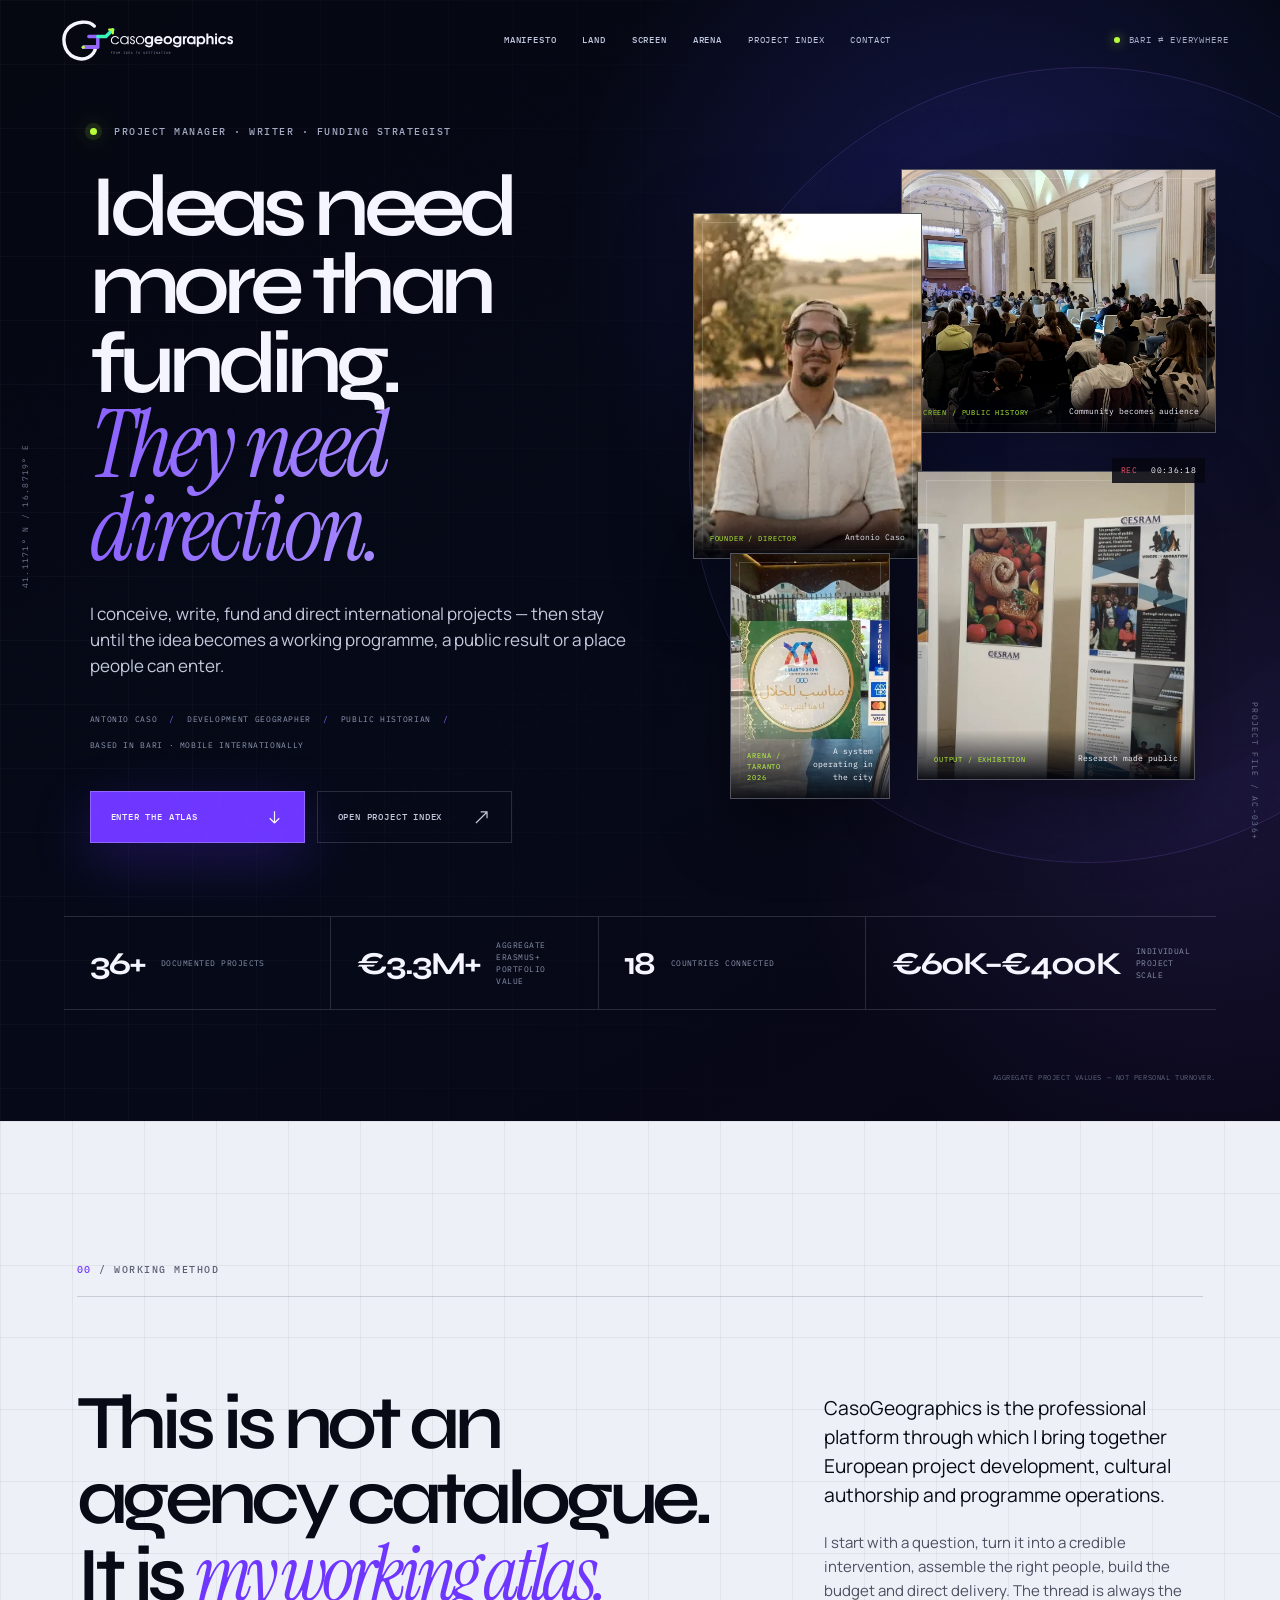
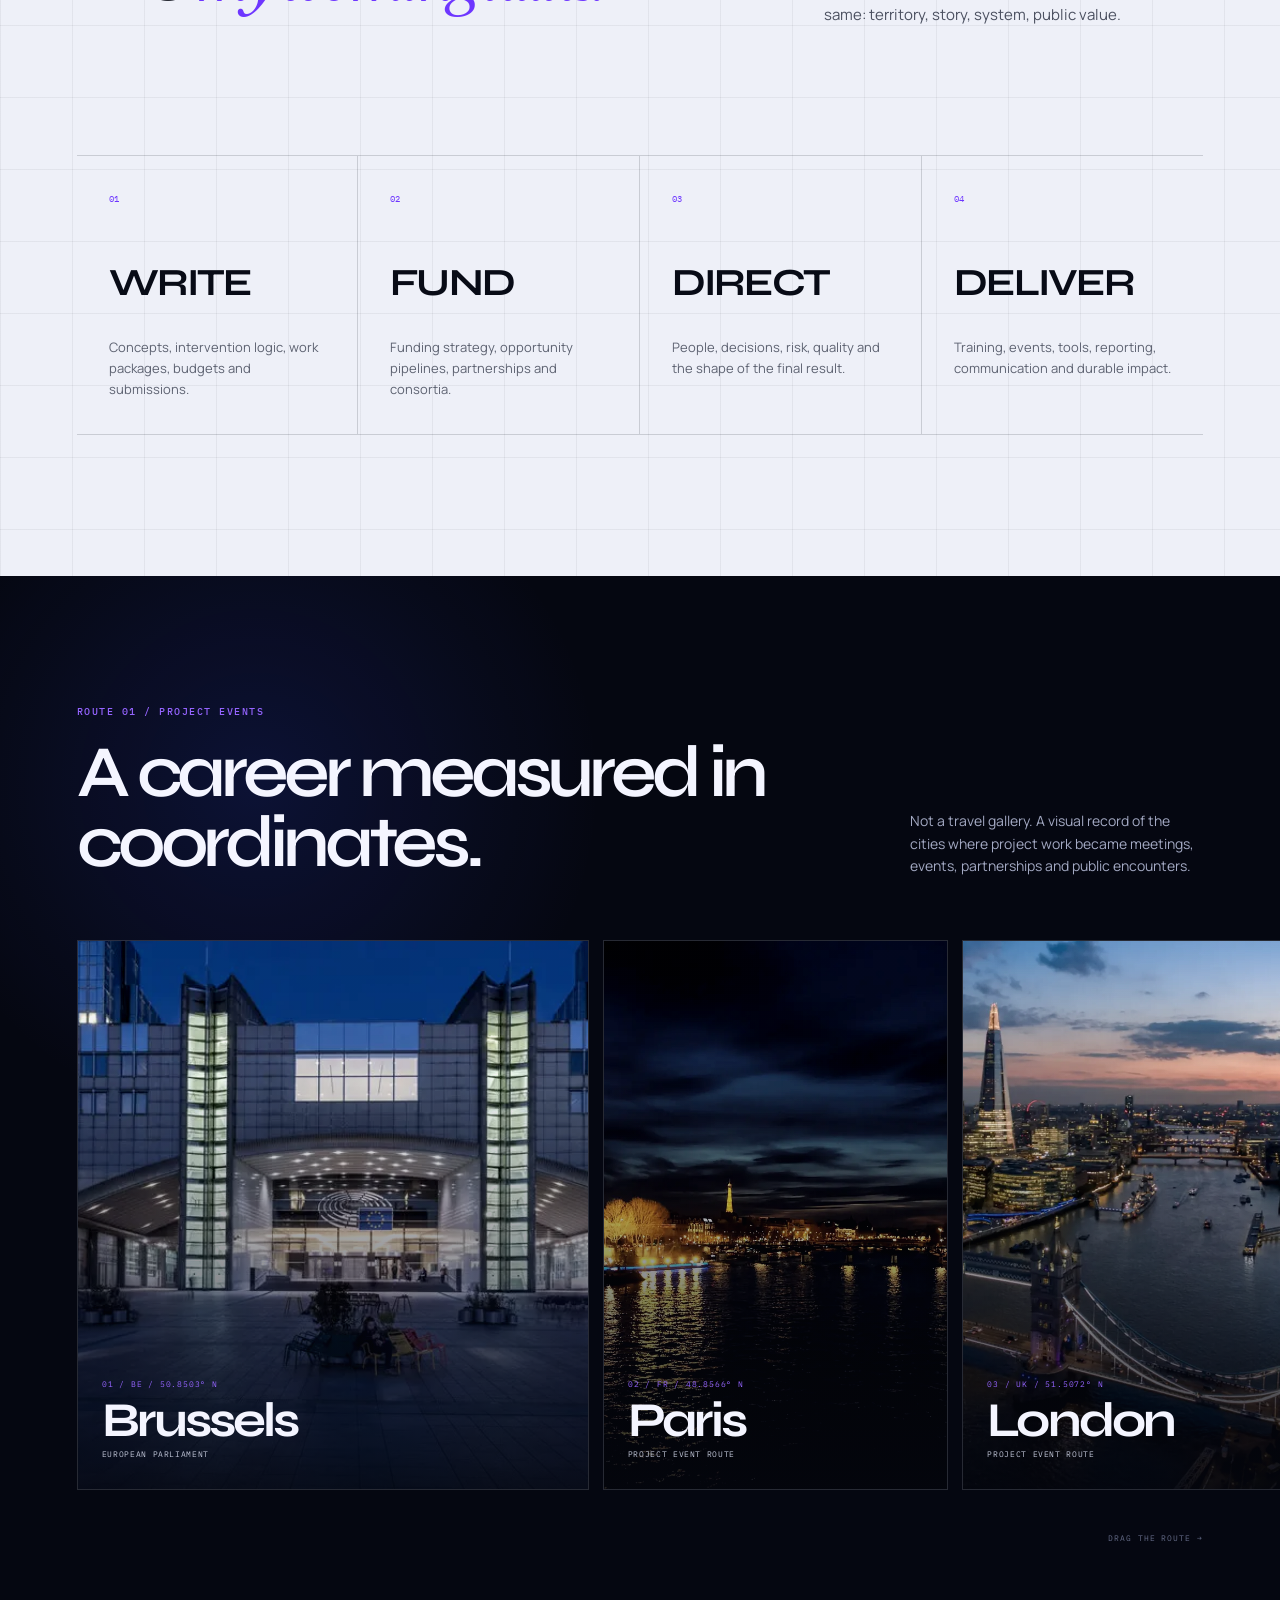
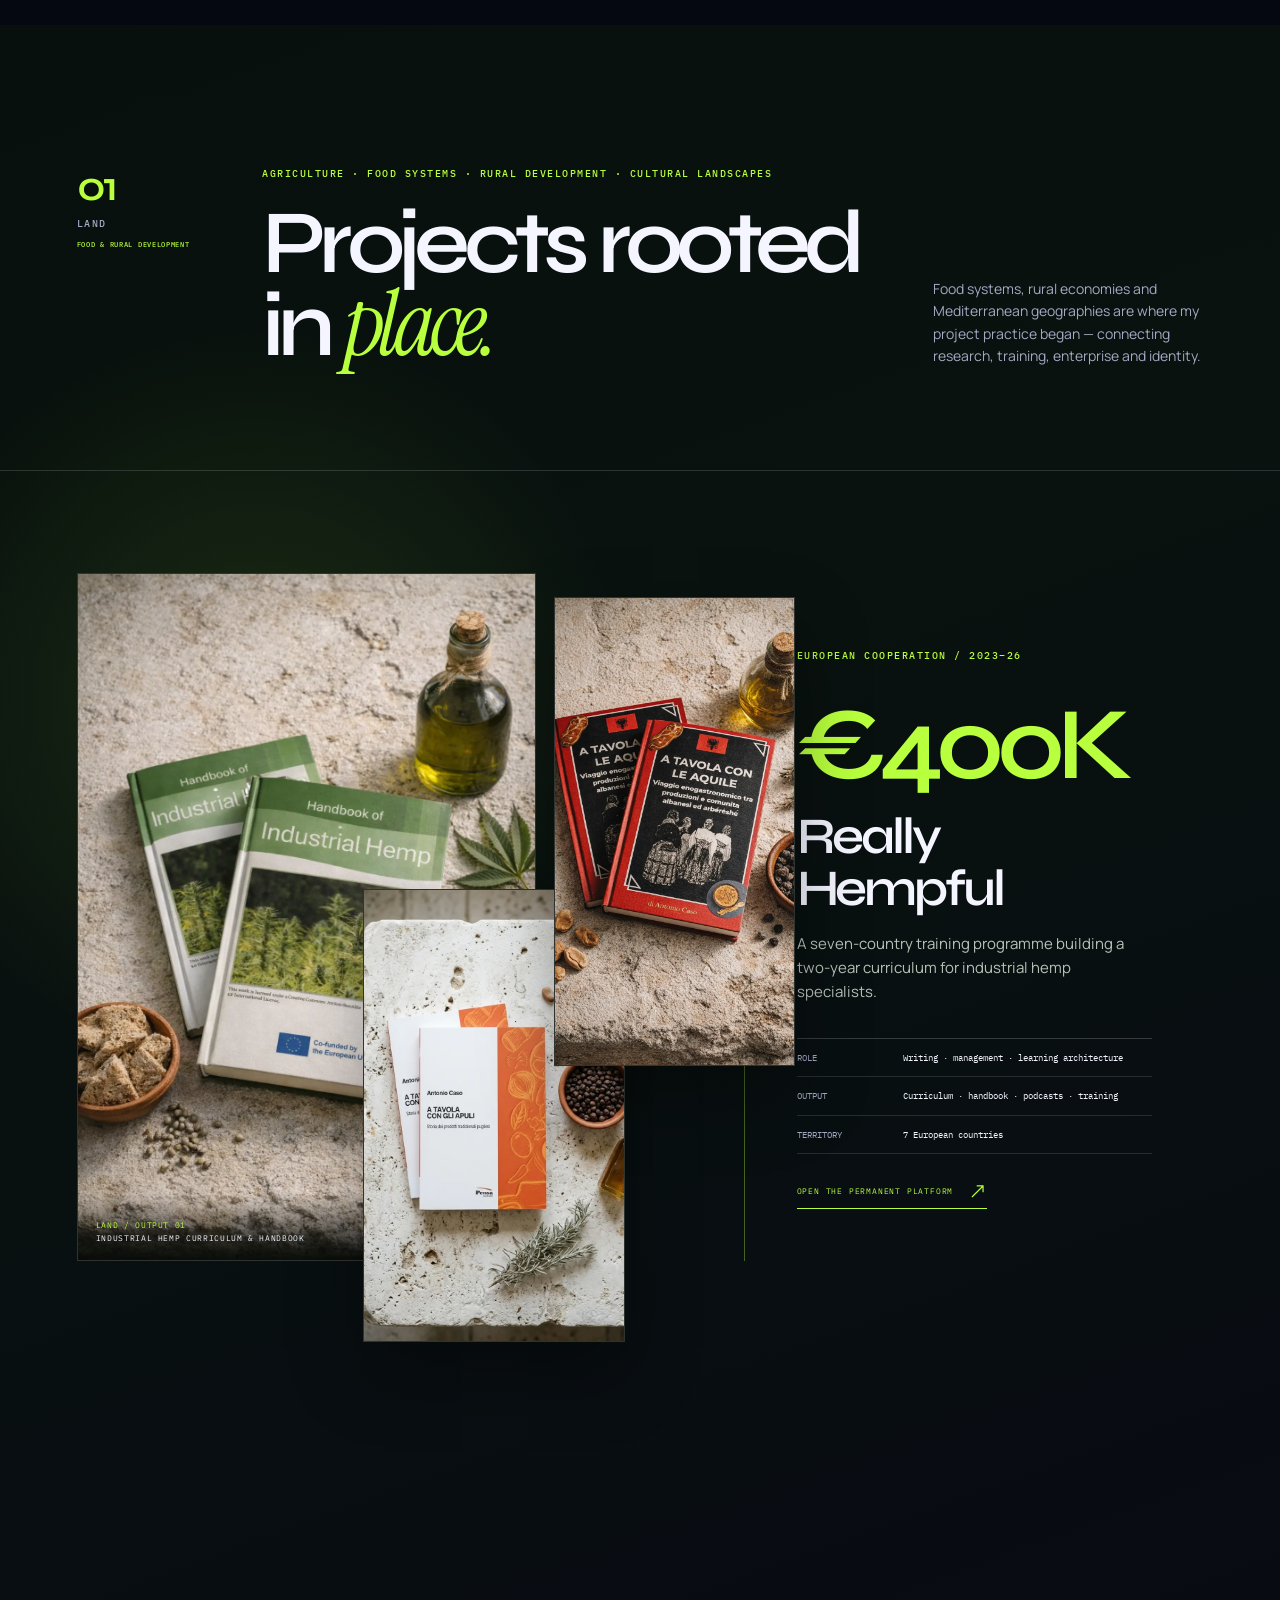
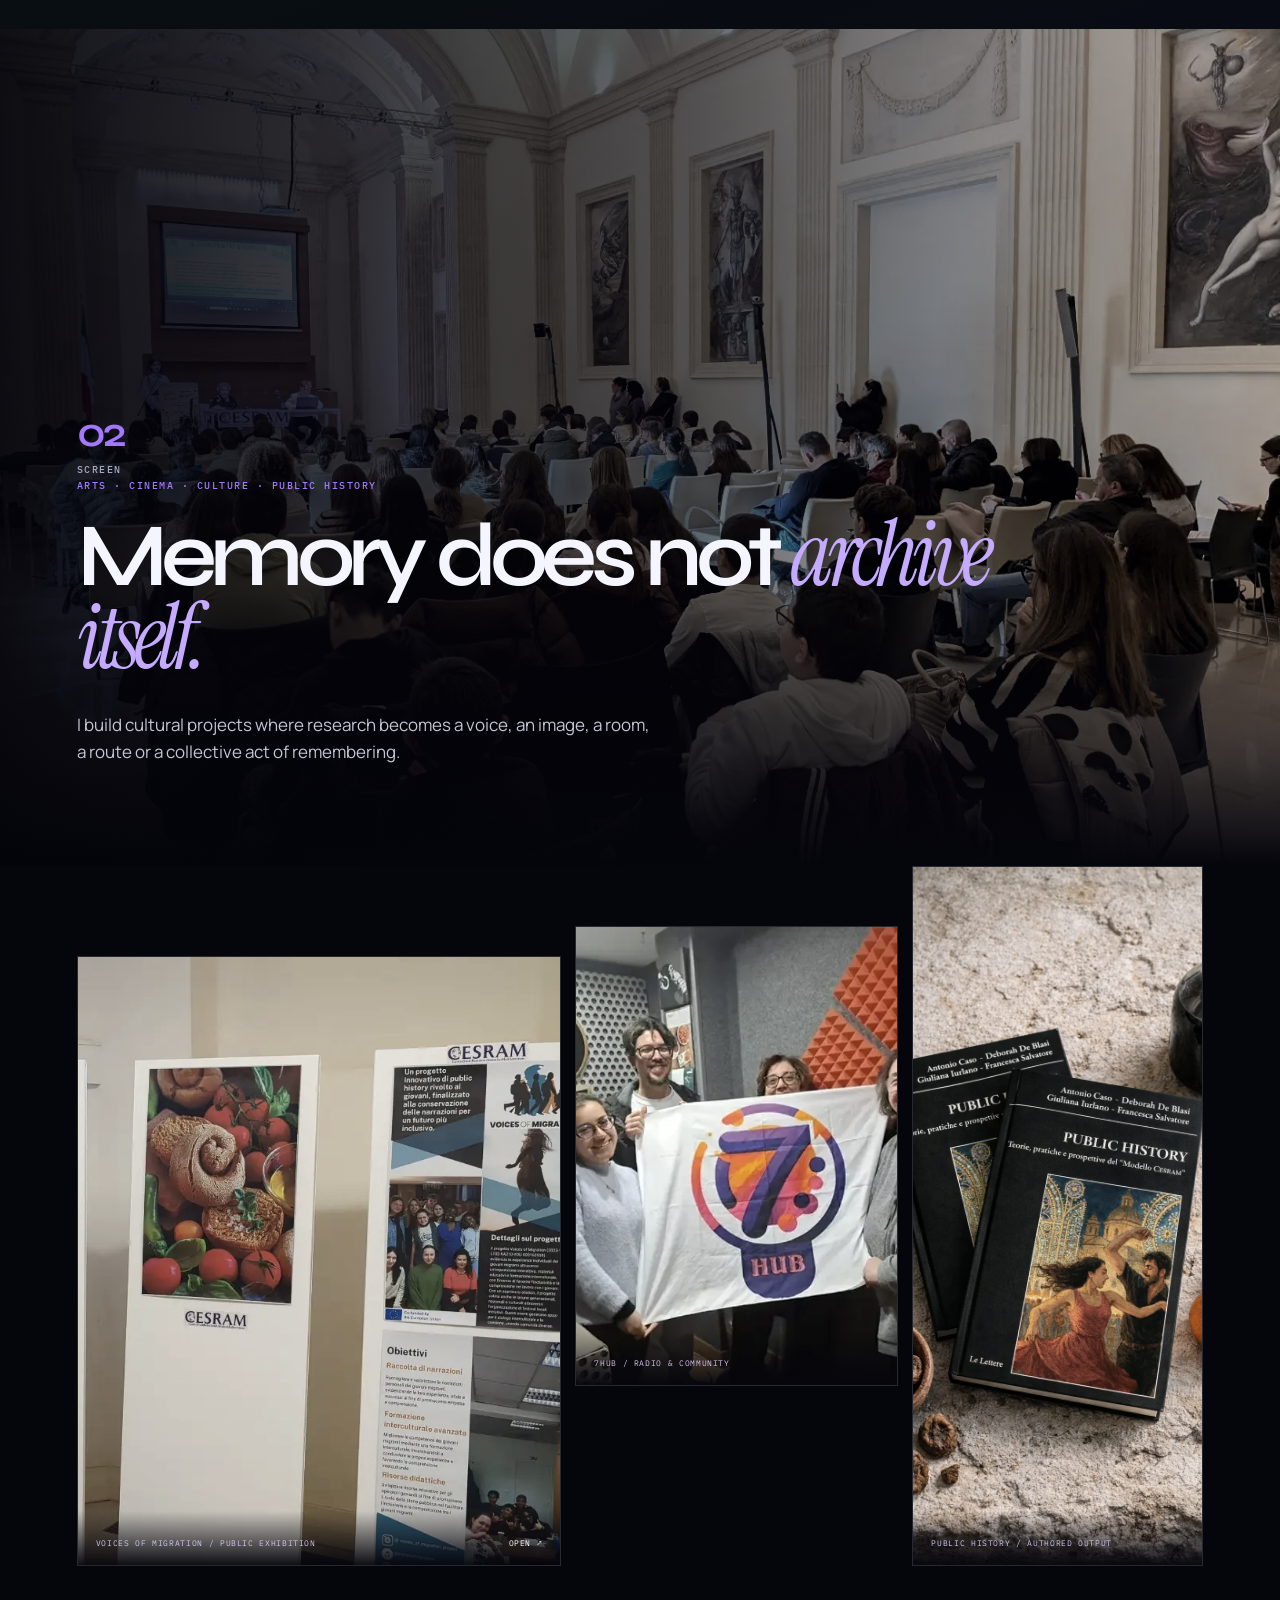
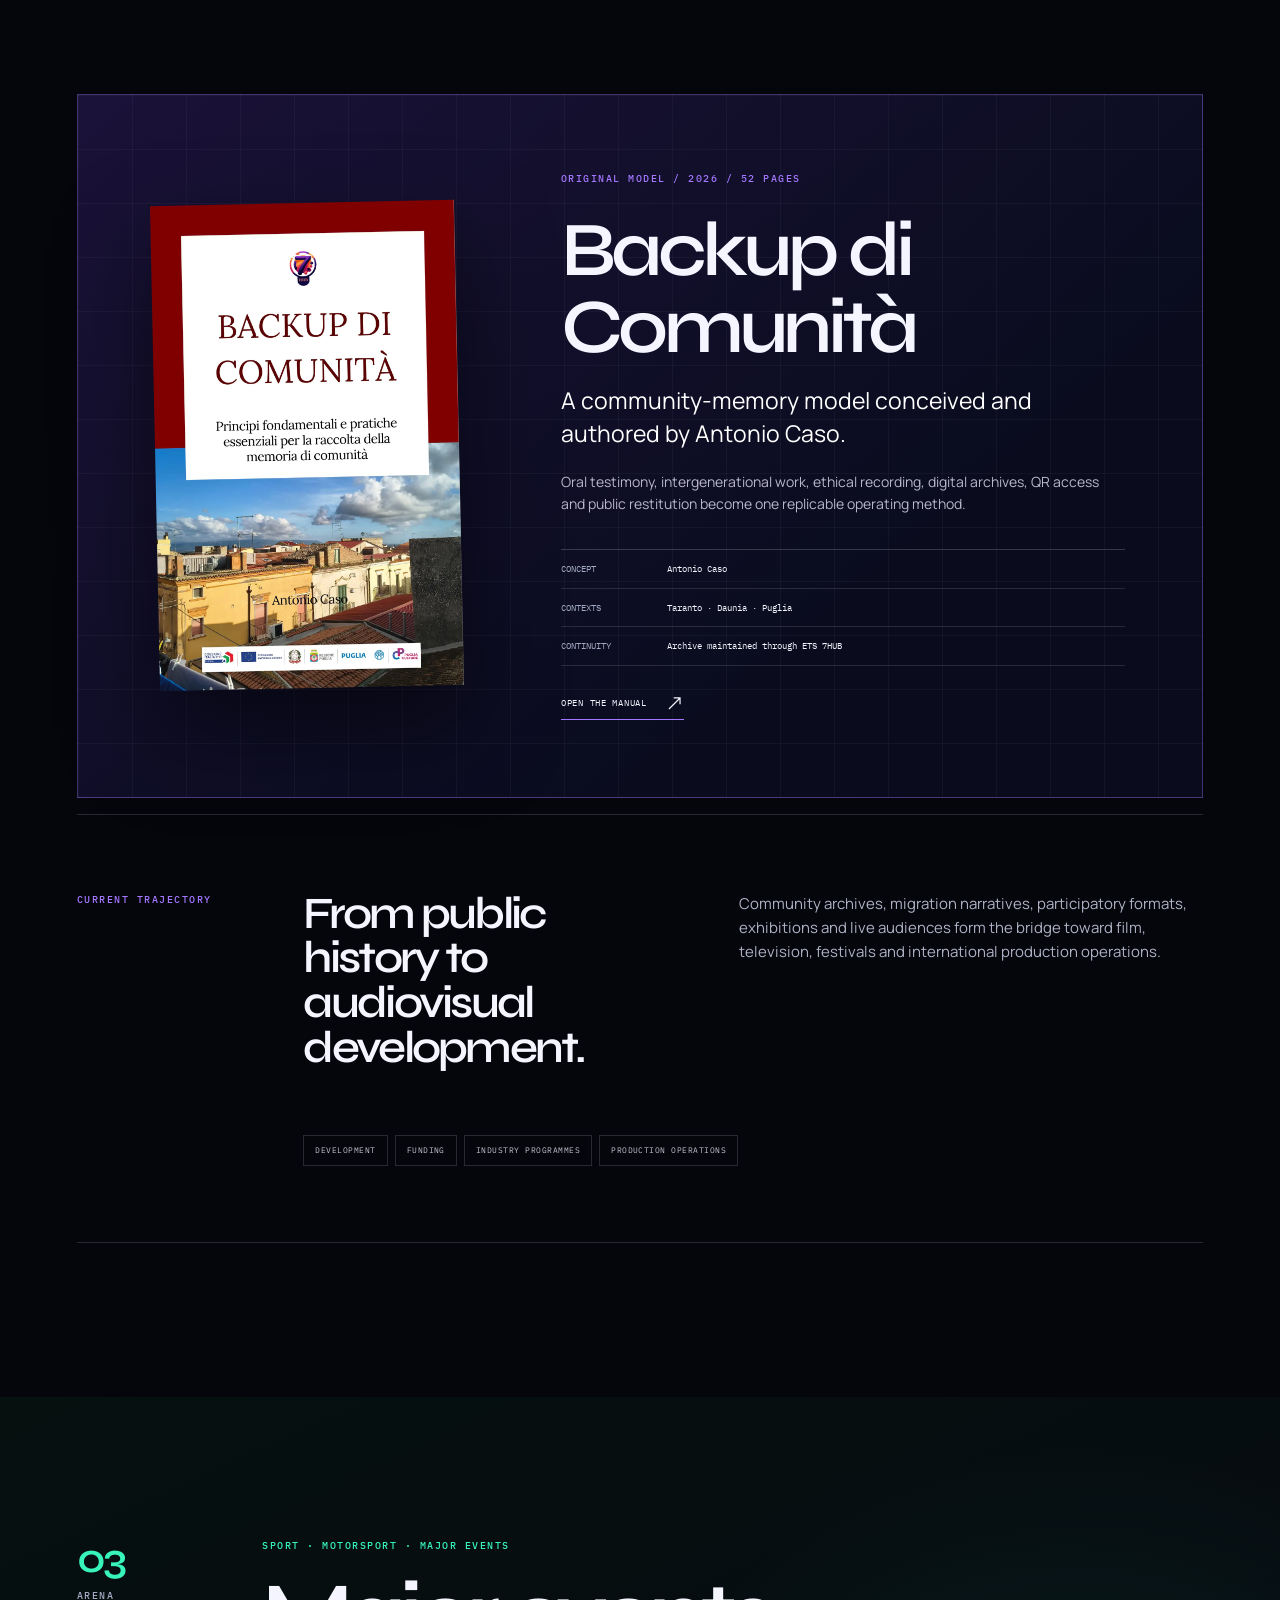
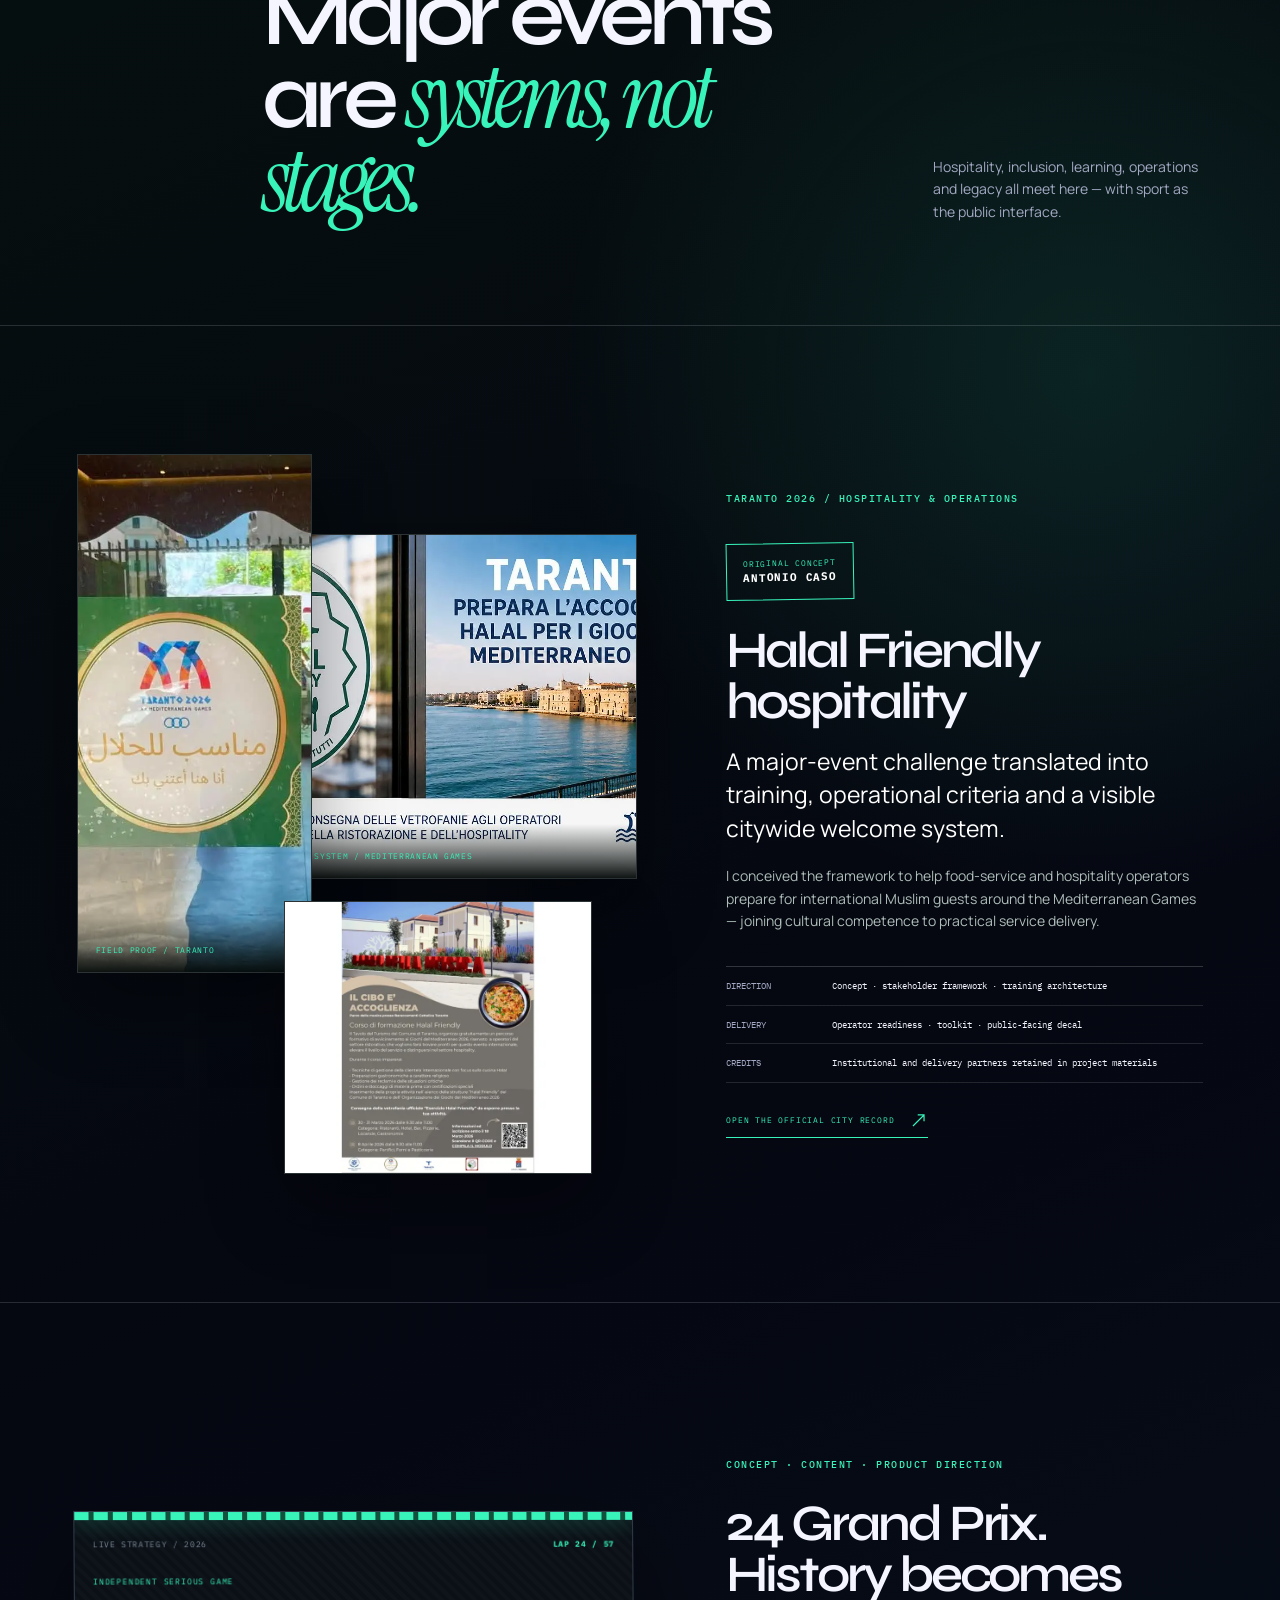
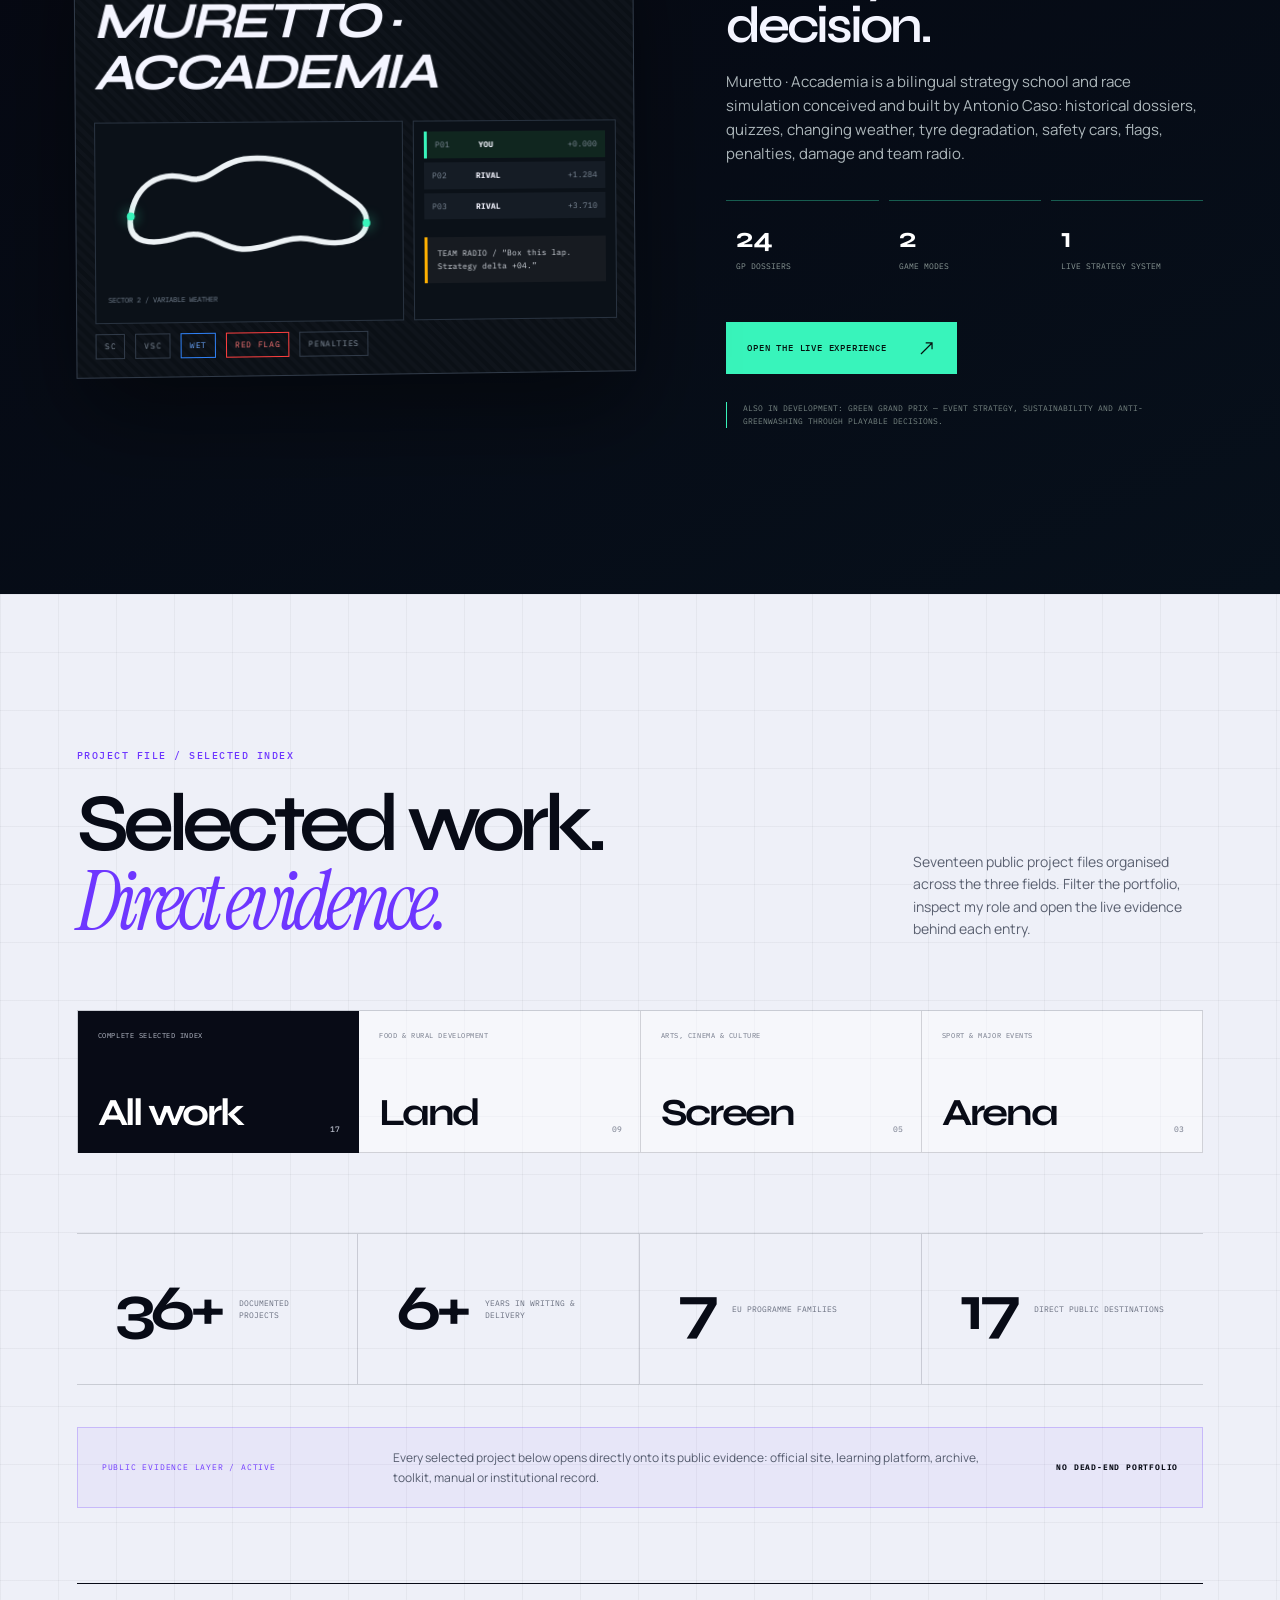
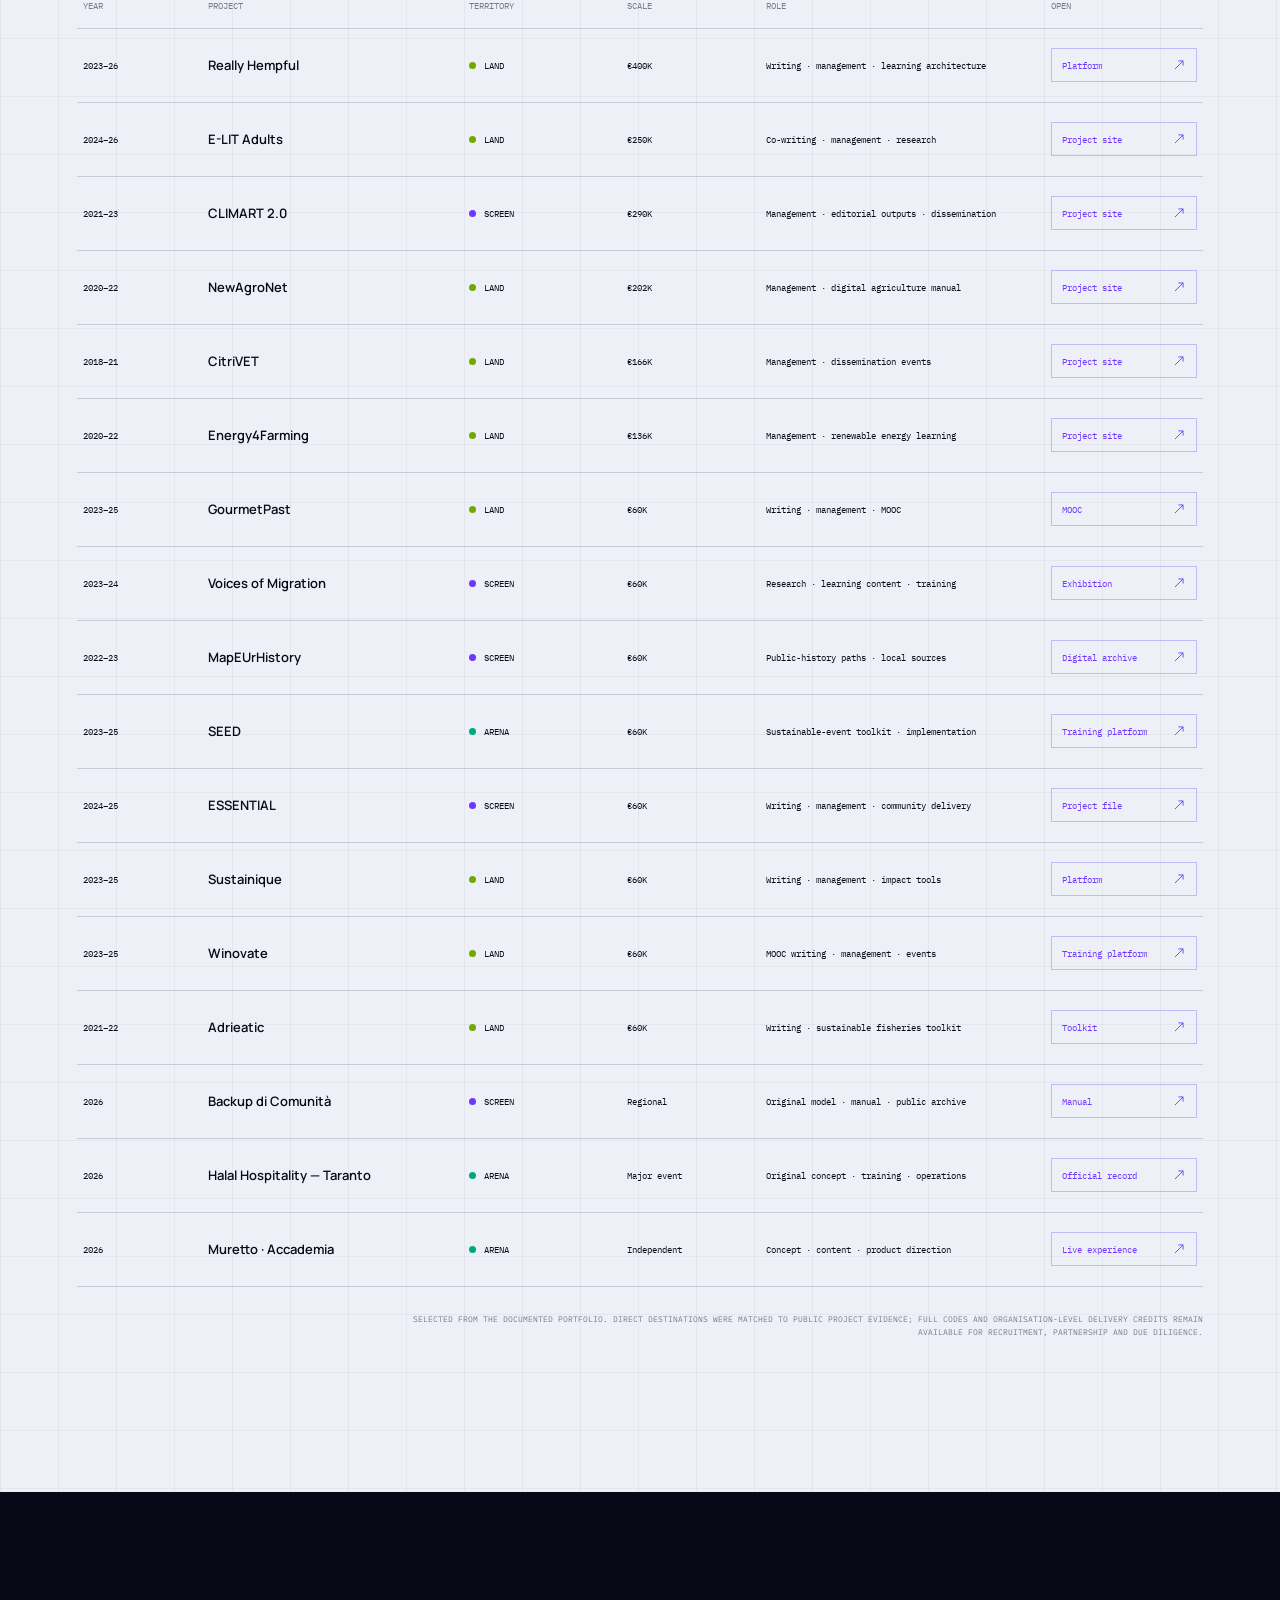
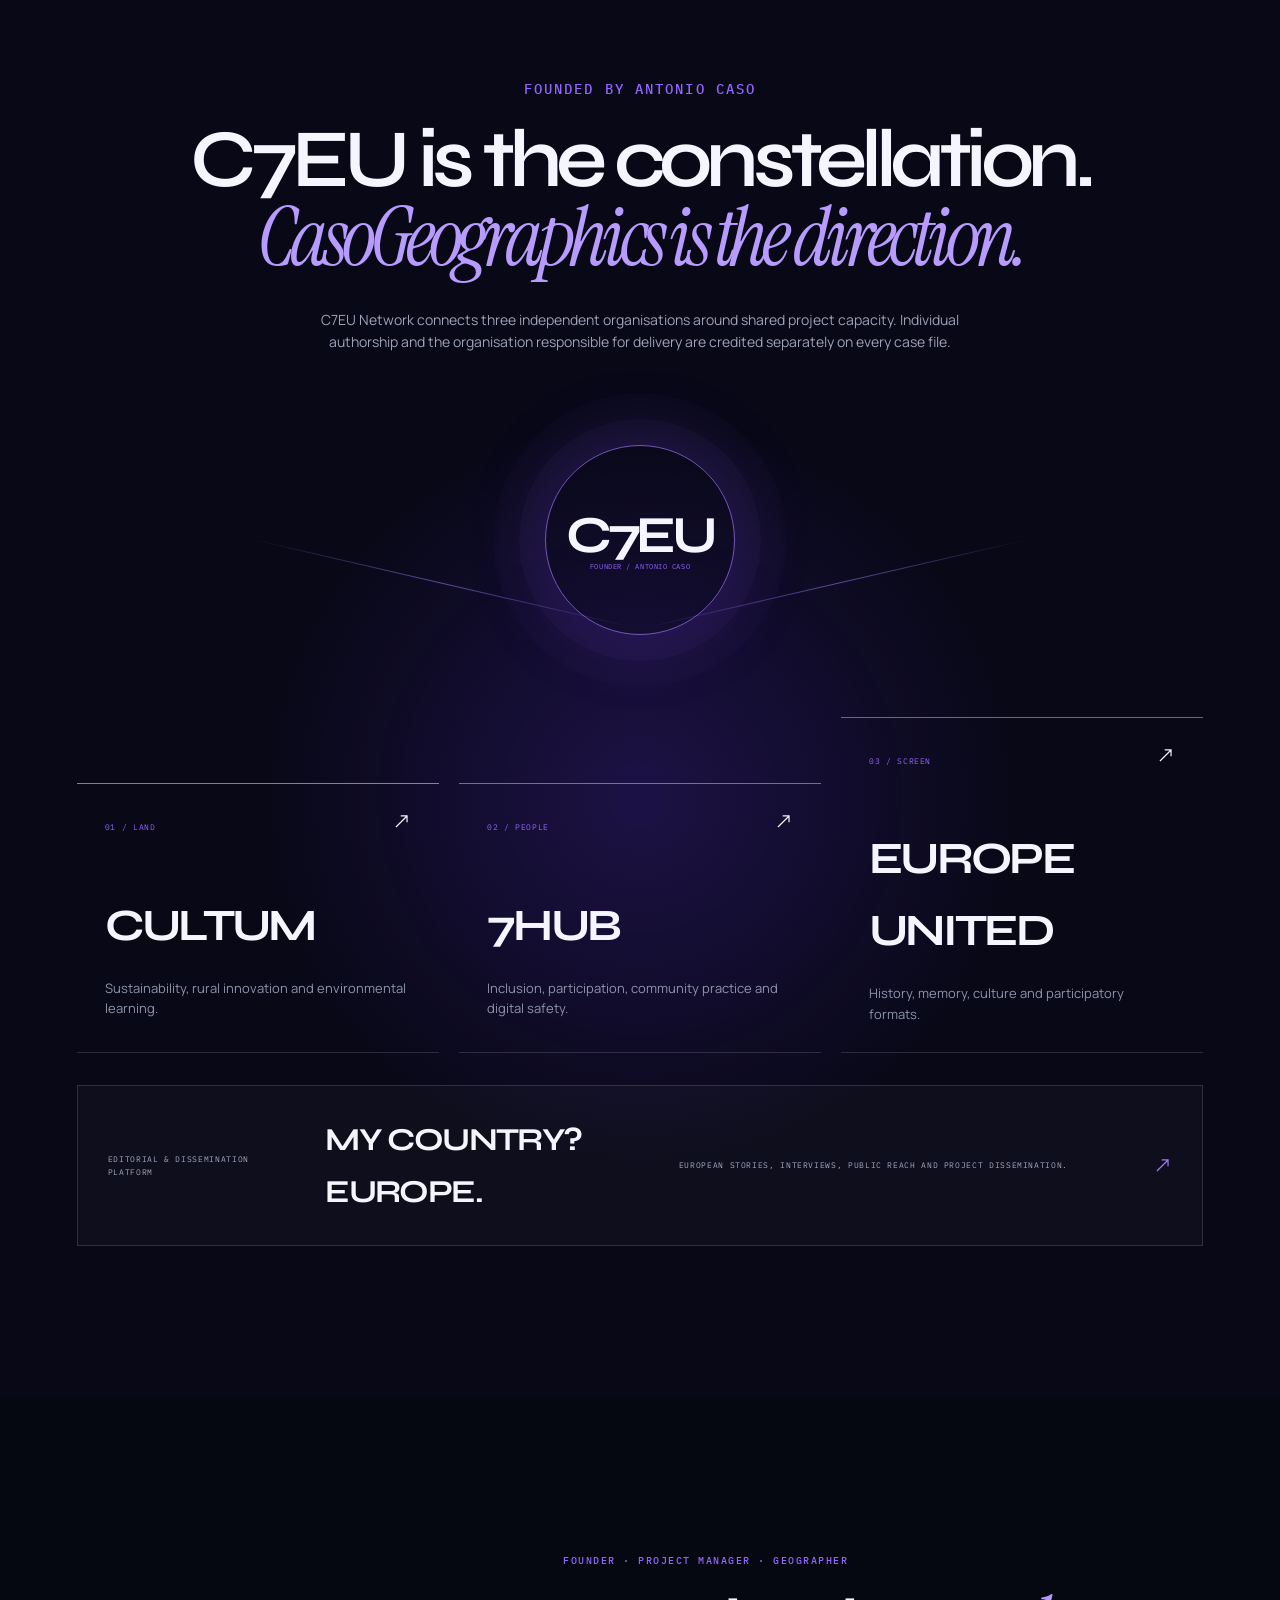
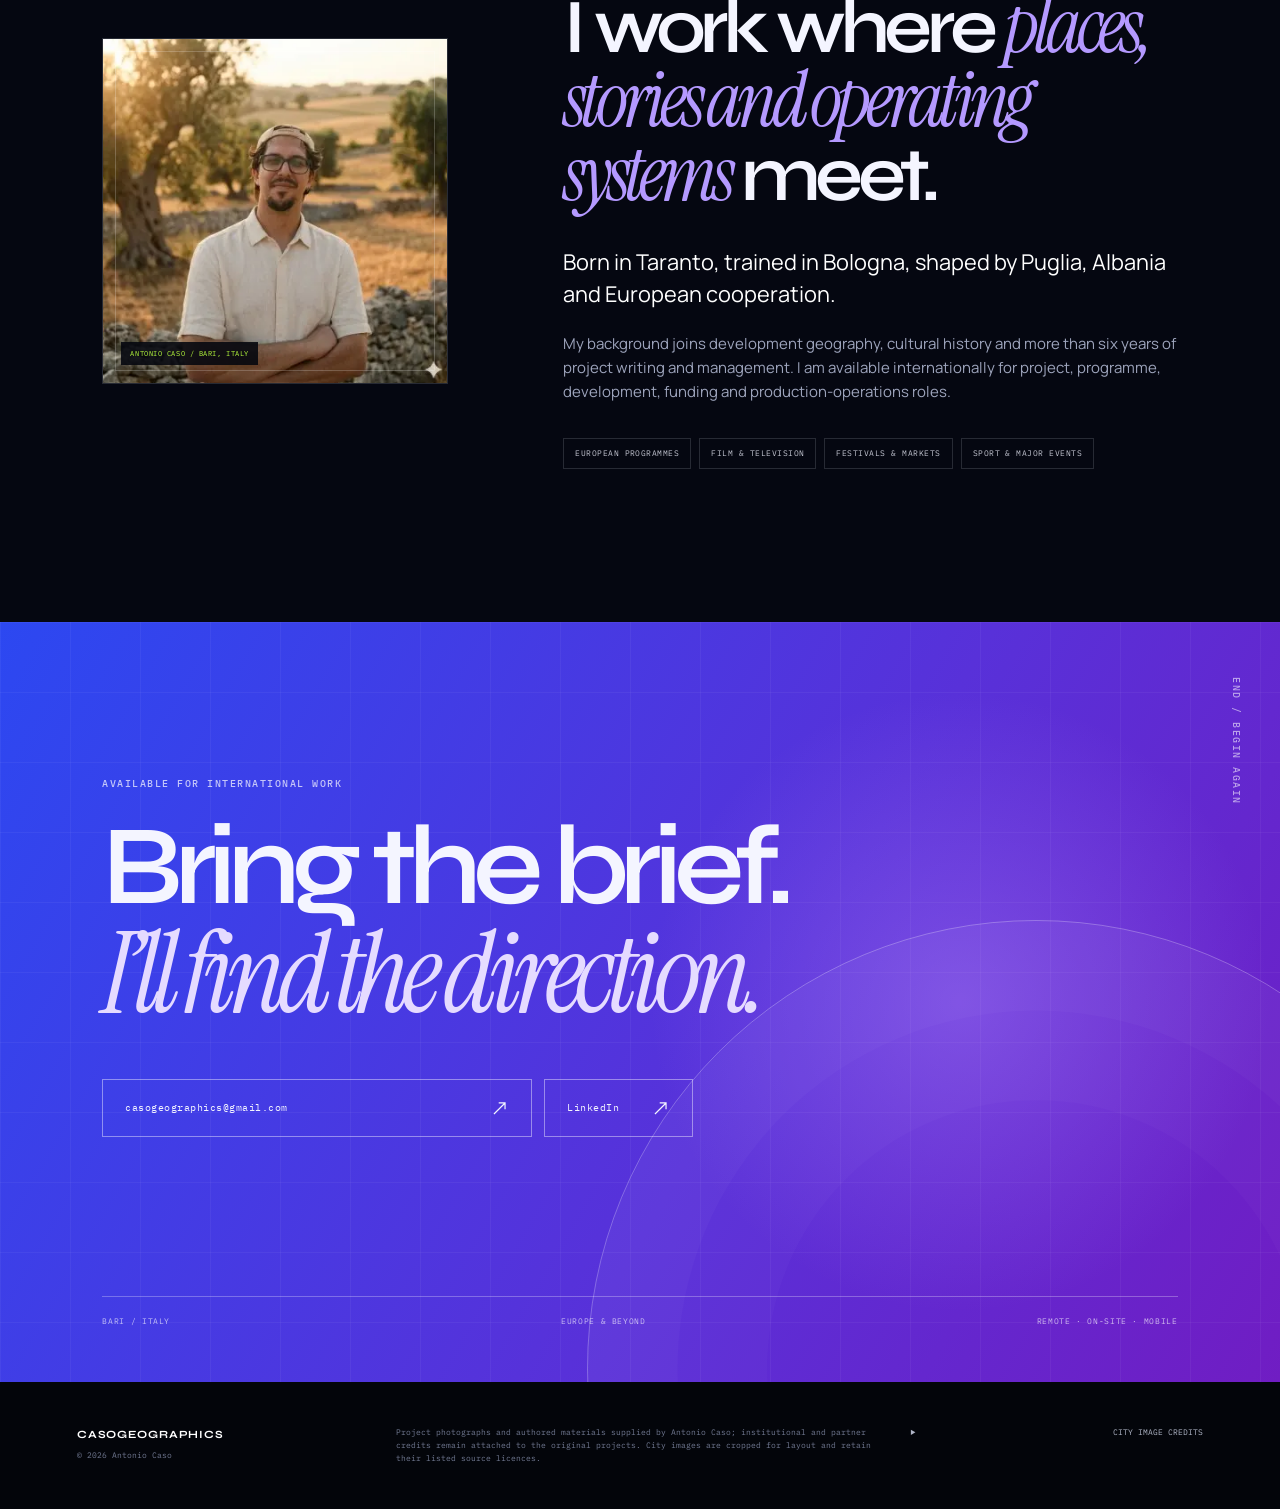
<file: index.html>
<!doctype html>
<html lang="en-GB">
  <head>
    <meta charset="UTF-8" />
    <meta name="viewport" content="width=device-width, initial-scale=1.0" />
    <meta name="description" content="Antonio Caso's project atlas across food and rural development, arts and cinema, sport and major events." />
    <meta name="theme-color" content="#050711" />
    <meta property="og:title" content="CasoGeographics — Ideas need direction" />
    <meta property="og:description" content="International project direction across LAND, SCREEN and ARENA." />
    <meta property="og:type" content="website" />
    <meta property="og:image" content="/public-history-event.webp" />
    <link rel="icon" href="/favicon.svg" />
    <title>CasoGeographics — Antonio Caso, International Project Manager</title>
    <script type="module" crossorigin src="/index-4Fdanc36.js"></script>
    <link rel="stylesheet" crossorigin href="/index-d8ik6IDh.css">
  </head>
  <body>
    <div id="root"></div>
  </body>
</html>
</file>
<file: index-d8ik6IDh.css>
@import "https://fonts.googleapis.com/css2?family=IBM+Plex+Mono:wght@400;500&family=Instrument+Serif:ital@0;1&family=Manrope:wght@400;500;600;700&family=Syne:wght@500;600;700;800&display=swap";:root{--night:#050711;--night-blue:#070c1b;--panel:#0d1327;--paper:#eef0f8;--ink:#f4f5ff;--ink-dark:#080b16;--muted:#a3a9c3;--muted-dark:#5b6175;--line:#ebefff26;--line-dark:#0a0e1e29;--cobalt:#3855ff;--violet:#9564ff;--violet-deep:#6e36ff;--acid:#b8ff3d;--mint:#38f4bb;--land:#b8ff3d;--screen:#a377ff;--arena:#38f4bb;--display:"Syne", system-ui, sans-serif;--serif:"Instrument Serif", Georgia, serif;--sans:"Manrope", system-ui, -apple-system, sans-serif;--mono:"IBM Plex Mono", ui-monospace, monospace}*{box-sizing:border-box}html{scroll-behavior:smooth;scroll-padding-top:78px;overflow-x:clip}body{background:var(--night);color:var(--ink);font-family:var(--sans);-webkit-font-smoothing:antialiased;text-rendering:optimizelegibility;margin:0;font-size:16px;line-height:1.6;overflow-x:clip}body:after{z-index:999;content:"";mix-blend-mode:soft-light;opacity:.055;pointer-events:none;background-image:url("data:image/svg+xml,%3Csvg viewBox='0 0 180 180' xmlns='http://www.w3.org/2000/svg'%3E%3Cfilter id='n'%3E%3CfeTurbulence type='fractalNoise' baseFrequency='.82' numOctaves='3' stitchTiles='stitch'/%3E%3C/filter%3E%3Crect width='100%25' height='100%25' filter='url(%23n)' opacity='.58'/%3E%3C/svg%3E");position:fixed;inset:0}body.menu-is-open{overflow:hidden}a{color:inherit;text-decoration:none}button,a{-webkit-tap-highlight-color:transparent}img{max-width:100%;display:block}figure,p,dl,dd{margin:0}::selection{background:var(--violet);color:#fff}.skip-link{z-index:1000;background:var(--acid);color:var(--ink-dark);font-family:var(--mono);padding:10px 14px;font-size:12px;transition:transform .18s;position:fixed;top:12px;left:12px;transform:translateY(-180%)}.skip-link:focus{transform:translateY(0)}.icon{flex:none;width:19px;height:19px}.kicker,.section-index,.case-overline,.territory-code,.contact-code{font-family:var(--mono);letter-spacing:.15em;text-transform:uppercase;font-size:10px;font-weight:500}.kicker{color:var(--muted)}.live-dot{background:var(--acid);border-radius:50%;width:7px;height:7px;margin-right:10px;display:inline-block;box-shadow:0 0 0 5px #b8ff3d1a,0 0 22px #b8ff3dbf}.reveal{opacity:0;transition:opacity .65s,transform .65s cubic-bezier(.22,1,.36,1);transform:translateY(28px)}.reveal.is-visible{opacity:1;transform:translateY(0)}.site-header{z-index:100;border-bottom:1px solid #0000;grid-template-columns:auto 1fr auto;align-items:center;gap:clamp(24px,4vw,66px);width:100%;height:82px;padding:0 clamp(20px,4vw,64px);transition:height .25s,background .25s,border-color .25s;display:grid;position:fixed;top:0;left:0}.site-header.is-scrolled{border-color:var(--line);-webkit-backdrop-filter:blur(18px)saturate(140%);backdrop-filter:blur(18px)saturate(140%);background:#050711d6;height:68px}.brand{align-items:center;min-width:max-content;display:inline-flex}.brand-logo{width:clamp(205px,18vw,285px);height:auto}.main-nav{justify-content:center;align-items:center;gap:clamp(17px,2vw,34px);display:flex}.main-nav>a,.nav-utilities a,.header-status{font-family:var(--mono);letter-spacing:.1em;text-transform:uppercase;font-size:9px}.main-nav>a,.nav-utilities a{color:#c1c7df;position:relative}.main-nav>a:after,.nav-utilities a:after{background:var(--violet);content:"";transform-origin:0;height:1px;transition:transform .18s;position:absolute;bottom:-9px;left:0;right:0;transform:scaleX(0)}.main-nav>a:hover:after,.main-nav>a:focus-visible:after,.nav-utilities a:hover:after,.nav-utilities a:focus-visible:after{transform:scaleX(1)}.main-nav>a>span,.nav-intro{display:none}.main-nav>a>strong{font-weight:500}.nav-utilities{align-items:center;gap:clamp(17px,2vw,34px);display:flex}.nav-mobile-only{display:none}.header-status{color:var(--muted);white-space:nowrap;align-items:center;gap:9px;display:flex}.header-status span{background:var(--acid);border-radius:50%;width:6px;height:6px;box-shadow:0 0 12px #b8ff3db3}.menu-button{border:1px solid var(--line);color:#fff;cursor:pointer;background:0 0;border-radius:50%;width:42px;height:42px;padding:12px 10px;display:none}.menu-button span{background:currentColor;width:19px;height:1px;margin:5px auto;transition:transform .18s;display:block}.menu-button[aria-expanded=true] span:first-child{transform:translateY(3px)rotate(45deg)}.menu-button[aria-expanded=true] span:last-child{transform:translateY(-3px)rotate(-45deg)}.hero{background:radial-gradient(circle at 76% 22%,#4c46ff38,#0000 31%),radial-gradient(circle at 95% 70%,#9564ff21,#0000 30%),linear-gradient(150deg,#050711 0%,#060a18 56%,#080616 100%);grid-template-columns:minmax(0,1.03fr) minmax(460px,.97fr);align-items:center;gap:clamp(34px,4vw,88px);min-height:100svh;padding:124px clamp(24px,5vw,86px) 38px;display:grid;position:relative;overflow:hidden}.hero:before{content:"";pointer-events:none;background-image:linear-gradient(#ffffff09 1px,#0000 1px),linear-gradient(90deg,#ffffff09 1px,#0000 1px);background-size:64px 64px;position:absolute;inset:0;-webkit-mask-image:linear-gradient(90deg,#000c,#0000 82%);mask-image:linear-gradient(90deg,#000c,#0000 82%)}.hero:after{content:"";pointer-events:none;border:1px solid #a377ff30;border-radius:50%;width:62vw;height:62vw;position:absolute;top:6%;right:-16%;box-shadow:inset 0 0 0 5vw #4638ff05,inset 0 0 0 10vw #4638ff04}.hero-coordinate{z-index:3;color:#6f7691;font-family:var(--mono);letter-spacing:.16em;text-transform:uppercase;writing-mode:vertical-rl;font-size:8px;position:absolute}.coordinate-left{top:46%;left:19px;transform:rotate(180deg)translateY(50%)}.coordinate-right{bottom:25%;right:19px}.hero-copy{z-index:4;padding-left:clamp(0px,2vw,30px);position:relative}.hero h1{max-width:920px;font-family:var(--display);letter-spacing:-.075em;margin:28px 0 30px;font-size:clamp(58px,6.8vw,116px);font-weight:600;line-height:.9}.hero h1 em,.manifesto h2 em,.territory h2 em,.index-heading h2 em,.network-heading h2 em,.about-copy h2 em,.contact h2 em{font-family:var(--serif);font-weight:400}.hero h1 em{background:linear-gradient(100deg,#8c63ff 4%,#a384ff 52%,#d8c9ff 100%);color:#0000;letter-spacing:-.04em;-webkit-background-clip:text;background-clip:text;font-size:1.07em;display:block}.hero-intro{color:#c4c9de;max-width:660px;font-size:clamp(17px,1.3vw,21px);line-height:1.55}.hero-byline{flex-wrap:wrap;gap:0;margin-top:26px;display:flex}.hero-byline span{color:#8f96b2;font-family:var(--mono);letter-spacing:.08em;text-transform:uppercase;padding:7px 12px 7px 0;font-size:8px}.hero-byline span:not(:last-child):after{color:var(--violet);content:"/";margin-left:12px}.hero-actions,.contact-links{flex-wrap:wrap;gap:12px;margin-top:32px;display:flex}.action{border:1px solid var(--line);min-height:52px;font-family:var(--mono);letter-spacing:.09em;text-transform:uppercase;justify-content:space-between;align-items:center;gap:30px;padding:0 20px;font-size:9px;font-weight:500;transition:transform .18s,background .18s,border-color .18s;display:inline-flex}.action:hover{transform:translateY(-3px)}.action-primary{border-color:var(--violet);background:var(--violet-deep);min-width:215px;box-shadow:0 18px 55px #5b34ff42}.action-quiet{color:#c3c8dc}.action-quiet:hover{background:#ffffff0a;border-color:#ffffff80}.hero-contact-sheet{z-index:3;width:100%;height:min(650px,70vh);min-height:530px;position:relative}.hero-frame{background:#0c1020;border:1px solid #ffffff47;position:absolute;overflow:hidden;box-shadow:0 25px 70px #00000057}.hero-frame:before{z-index:2;content:"";pointer-events:none;border:1px solid #ffffff2b;position:absolute;inset:8px}.hero-frame img{object-fit:cover;filter:saturate(.78)contrast(1.08);width:100%;height:100%;transition:filter .35s,transform .8s cubic-bezier(.22,1,.36,1)}.hero-frame:hover img{filter:saturate()contrast(1.04);transform:scale(1.025)}.hero-frame figcaption{z-index:4;font-family:var(--mono);background:linear-gradient(#0000,#02040ced);justify-content:space-between;align-items:flex-end;gap:10px;padding:22px 16px 14px;display:flex;position:absolute;bottom:0;left:0;right:0}.hero-frame figcaption span{color:var(--acid);letter-spacing:.12em;font-size:7px}.hero-frame figcaption b{text-align:right;max-width:60%;font-size:8px;font-weight:400}.hero-frame-portrait{z-index:3;width:43%;height:55%;top:7%;left:2%}.hero-frame-portrait img{transform:scale(1.035)}.hero-frame-event{z-index:2;width:59%;height:42%;top:0;right:0}.hero-frame-output{z-index:4;width:52%;height:49%;bottom:3%;right:4%}.hero-frame-arena{z-index:5;width:30%;height:39%;bottom:0;left:9%}.frame-counter{z-index:7;color:#fff;font-family:var(--mono);letter-spacing:.08em;background:#050711d9;padding:6px 9px;font-size:8px;position:absolute;top:46%;right:2%}.frame-counter span{color:#ff536c;margin-right:8px}.hero-proof{z-index:5;border-top:1px solid var(--line);border-bottom:1px solid var(--line);grid-column:1/-1;grid-template-columns:repeat(4,1fr);margin-top:22px;display:grid;position:relative}.hero-proof div{align-items:center;gap:16px;min-height:92px;padding:16px clamp(10px,2vw,28px);display:flex}.hero-proof div:not(:last-child){border-right:1px solid var(--line)}.hero-proof strong{font-family:var(--display);letter-spacing:-.06em;white-space:nowrap;font-size:clamp(24px,2.5vw,42px)}.hero-proof span{color:#8991aa;max-width:150px;font-family:var(--mono);letter-spacing:.06em;text-transform:uppercase;font-size:8px;line-height:1.5}.hero-proof-note{z-index:5;color:#5f667f;font-family:var(--mono);letter-spacing:.08em;text-align:right;text-transform:uppercase;grid-column:1/-1;margin-top:10px;font-size:7px;position:relative}.manifesto{background:linear-gradient(#0a0e1e0e 1px, transparent 1px), linear-gradient(90deg, #0a0e1e0e 1px, transparent 1px), var(--paper);color:var(--ink-dark);background-size:72px 72px;padding:clamp(90px,11vw,170px) clamp(24px,6vw,100px)}.section-index{border-bottom:1px solid var(--line-dark);color:var(--muted-dark);padding-bottom:18px}.section-index span{color:var(--violet-deep)}.manifesto-grid{grid-template-columns:minmax(0,1.25fr) minmax(300px,.75fr);gap:clamp(50px,9vw,150px);margin-top:clamp(55px,7vw,100px);display:grid}.manifesto h2{max-width:900px;font-family:var(--display);letter-spacing:-.07em;margin:0;font-size:clamp(48px,6vw,98px);font-weight:600;line-height:.98}.manifesto h2 em{color:var(--violet-deep)}.manifesto-copy{color:#4b5060;padding-top:8px;font-size:15px}.manifesto-copy p+p{margin-top:22px}.manifesto-copy .manifesto-lead{color:var(--ink-dark);font-size:clamp(18px,1.5vw,23px);line-height:1.5}.verbs{border-top:1px solid var(--line-dark);border-bottom:1px solid var(--line-dark);grid-template-columns:repeat(4,1fr);margin-top:clamp(80px,10vw,150px);display:grid}.verbs>div{min-height:245px;padding:28px clamp(18px,2.5vw,40px) 34px}.verbs>div:not(:last-child){border-right:1px solid var(--line-dark)}.verbs span{color:var(--violet-deep);font-family:var(--mono);font-size:9px}.verbs strong{font-family:var(--display);letter-spacing:-.05em;margin-top:42px;font-size:clamp(30px,3vw,48px);font-weight:700;display:block}.verbs p{color:#5d6271;max-width:230px;margin-top:24px;font-size:13px;line-height:1.6}.route{background:radial-gradient(circle at 20% 20%,#3751ff26,#0000 26%),#050711;padding:clamp(90px,10vw,150px) 0 80px;position:relative;overflow:hidden}.route-heading{grid-template-columns:1fr minmax(280px,.38fr);align-items:end;gap:60px;max-width:1580px;margin:0 auto 62px;padding:0 clamp(24px,6vw,100px);display:grid}.route-heading .kicker{color:var(--violet)}.route-heading h2{font-family:var(--display);letter-spacing:-.07em;margin:18px 0 0;font-size:clamp(45px,5.7vw,92px);font-weight:600;line-height:.96}.route-heading>p{color:var(--muted);font-size:14px}.city-track{cursor:grab;scroll-snap-type:x proximity;scrollbar-color:var(--violet) #ffffff0f;scrollbar-width:thin;gap:14px;padding:0 clamp(24px,6vw,100px) 24px;scroll-padding-inline:clamp(24px,6vw,100px);display:flex;overflow-x:auto}.city-track:active{cursor:grabbing}.city-frame{border:1px solid var(--line);scroll-snap-align:start;flex:none;width:clamp(290px,27vw,430px);height:clamp(400px,43vw,570px);position:relative;overflow:hidden}.city-frame-featured{width:clamp(360px,40vw,620px)}.city-frame img{object-fit:cover;filter:saturate(.72)contrast(1.12);width:100%;height:100%;transition:filter .35s,transform .9s cubic-bezier(.22,1,.36,1)}.city-frame:hover img{filter:saturate()contrast(1.06);transform:scale(1.035)}.city-vignette{background:linear-gradient(#04060e0d 25%,#04060ee0 100%);position:absolute;inset:0}.city-frame figcaption{padding:28px 24px;position:absolute;bottom:0;left:0;right:0}.city-frame figcaption span,.city-frame figcaption small{font-family:var(--mono);text-transform:uppercase;display:block}.city-frame figcaption span{color:var(--violet);letter-spacing:.1em;font-size:8px}.city-frame figcaption strong{font-family:var(--display);letter-spacing:-.06em;margin:5px 0 4px;font-size:clamp(34px,3.8vw,62px);line-height:1;display:block}.city-frame figcaption small{color:#c1c6d8;letter-spacing:.08em;font-size:8px}.swipe-hint{color:#656c88;font-family:var(--mono);letter-spacing:.12em;text-align:right;text-transform:uppercase;margin:18px clamp(24px,6vw,100px) 0;font-size:8px}.territory{position:relative;overflow:hidden}.territory-top{border-bottom:1px solid var(--line);grid-template-columns:minmax(110px,.2fr) minmax(0,1fr) minmax(270px,.38fr);align-items:end;gap:clamp(28px,5vw,80px);padding:clamp(100px,11vw,175px) clamp(24px,6vw,100px) clamp(65px,8vw,110px);display:grid}.territory-code{color:var(--muted);align-self:start}.territory-code span{font-family:var(--display);letter-spacing:-.07em;margin-bottom:8px;font-size:42px;font-weight:600;line-height:1;display:block}.territory-code small{max-width:150px;color:var(--land);font-family:var(--mono);letter-spacing:.1em;text-transform:uppercase;margin-top:8px;font-size:7px;line-height:1.5;display:block}.territory-top h2,.screen-heading h2{font-family:var(--display);letter-spacing:-.075em;margin:20px 0 0;font-size:clamp(52px,7vw,112px);font-weight:600;line-height:.92}.territory-top>p{max-width:430px;color:var(--muted);font-size:14px}.territory-footer{border-top:1px solid var(--line);justify-content:space-between;align-items:center;gap:40px;padding:45px clamp(24px,6vw,100px) 90px;display:flex}.territory-footer p{color:#b5bbc5;max-width:760px;font-size:15px}.territory-footer p strong{color:#fff}.territory-footer a,.text-link{font-family:var(--mono);letter-spacing:.08em;text-transform:uppercase;align-items:center;gap:18px;font-size:9px;display:inline-flex}dl{border-color:#ffffff2e;border-top-style:solid;border-top-width:1px;margin-top:34px}dl>div{border-bottom:1px solid #ffffff1f;grid-template-columns:90px 1fr;gap:16px;padding:12px 0;display:grid}dt,dd{font-family:var(--mono);font-size:9px;line-height:1.5}dt{color:var(--muted);text-transform:uppercase}.territory-land{background:radial-gradient(circle at 20% 42%,#b8ff3d1c,#0000 27%),linear-gradient(160deg,#07100c 0%,#09120f 42%,#080b13 100%)}.territory-land .kicker,.territory-land .territory-code span,.territory-land h2 em{color:var(--land)}.land-stage{grid-template-columns:repeat(12,minmax(0,1fr));gap:18px;min-height:900px;padding:clamp(70px,8vw,120px) clamp(24px,6vw,100px);display:grid;position:relative}.land-main,.land-book{background:#0c100c;border:1px solid #ffffff26;overflow:hidden}.land-main{z-index:1;grid-area:1/1/span 8/span 5;min-height:680px;position:relative}.land-main img,.land-book img{object-fit:cover;width:100%;height:100%}.land-main figcaption,.screen-image figcaption,.halal-gallery figcaption{font-family:var(--mono);letter-spacing:.08em;text-transform:uppercase;background:linear-gradient(#0000,#040806ed);padding:26px 18px 15px;font-size:8px;position:absolute;bottom:0;left:0;right:0}.land-main figcaption span{color:var(--land);display:block}.land-book{z-index:3;width:72%;min-height:390px;position:relative;box-shadow:0 30px 65px #00000059}.land-book-one{grid-area:5/4/span 5/span 4;transform:translate(7%)rotate(-2deg)}.land-book-two{z-index:4;grid-area:2/6/span 5/span 3;width:90%;transform:translate(-4%)rotate(2deg)}.land-case{border-left:1px solid #b8ff3d59;grid-area:2/8/span 7/-1;align-self:center;padding:clamp(20px,4vw,62px)}.case-overline{color:var(--land)}.case-number{color:var(--land);font-family:var(--display);letter-spacing:-.09em;margin-top:40px;font-size:clamp(70px,8vw,126px);font-weight:600;line-height:.8}.land-case h3,.backup-case h3,.screen-trajectory h3,.halal-copy h3,.muretto-copy h3{font-family:var(--display);letter-spacing:-.06em;margin:25px 0 18px;font-size:clamp(35px,4vw,62px);font-weight:600;line-height:1}.land-case>p:not(.case-overline){color:#b8c1b8;font-size:15px}.case-source{font-family:var(--mono);letter-spacing:.1em;text-transform:uppercase;border-bottom:1px solid;align-items:center;gap:15px;margin-top:28px;padding-bottom:7px;font-size:8px;display:inline-flex}.case-source-land{color:var(--land)}.case-source-arena{color:var(--arena)}.territory-screen{background:#05050c}.screen-hero{min-height:93svh;position:relative;overflow:hidden}.screen-hero>img{object-fit:cover;filter:saturate(.55)contrast(1.08);width:100%;height:100%;position:absolute;inset:0}.screen-hero-shade{background:linear-gradient(90deg,#03030af0 0%,#04040b99 54%,#04040b1f 100%),linear-gradient(#0000 66%,#05050c 100%);position:absolute;inset:0}.screen-heading{z-index:2;max-width:940px;position:absolute;bottom:12%;left:clamp(24px,6vw,100px)}.screen-heading .territory-code span,.screen-heading .kicker,.territory-screen .case-overline{color:var(--screen)}.screen-heading h2 em{color:#c4abff}.screen-heading>p:last-child{color:#c4c5d3;max-width:580px;margin-top:30px;font-size:17px}.screen-evidence{grid-template-columns:1.2fr .8fr .72fr;gap:14px;min-height:780px;padding:0 clamp(24px,6vw,100px) clamp(90px,10vw,150px);display:grid}.screen-image{border:1px solid var(--line);position:relative;overflow:hidden}.screen-image img{object-fit:cover;filter:saturate(.7)contrast(1.08);width:100%;height:100%;transition:filter .35s,transform .9s}.screen-image>a{height:100%;display:block}.screen-image figcaption span{float:right;color:#fff}.screen-image:hover img{filter:saturate()contrast(1.03);transform:scale(1.025)}.screen-image.exhibition{align-self:end;height:610px}.screen-image.radio{height:460px;margin-top:60px}.screen-image.book{align-self:start;height:700px}.screen-image figcaption{color:#d0c4ee;background:linear-gradient(#0000,#05050cf2)}.screen-cases{padding:0 clamp(24px,6vw,100px) clamp(100px,12vw,180px)}.backup-case{background:linear-gradient(#ffffff09 1px,#0000 1px) 0 0/54px 54px,linear-gradient(90deg,#ffffff09 1px,#0000 1px) 0 0/54px 54px,linear-gradient(140deg,#1a1238,#0a0c1e 70%);border:1px solid #a377ff59;grid-template-columns:minmax(290px,.7fr) minmax(360px,1.3fr);align-items:center;gap:clamp(45px,8vw,130px);padding:clamp(35px,6vw,90px);display:grid}.backup-case figure{max-width:430px;transform:rotate(-1.2deg);box-shadow:0 40px 90px #00000080}.backup-case figure img{width:100%}.backup-case h3{font-size:clamp(48px,6vw,92px)}.case-lead{color:#fff;font-size:clamp(20px,1.8vw,28px);line-height:1.45}.backup-case>div>p:not(.case-overline,.case-lead){color:#b9b6c9;max-width:650px;margin-top:20px;font-size:14px}.backup-case .text-link{border-bottom:1px solid var(--screen);margin-top:28px;padding-bottom:6px}.screen-trajectory{border-top:1px solid var(--line);border-bottom:1px solid var(--line);grid-template-columns:.35fr .8fr 1fr;align-items:start;gap:clamp(25px,5vw,75px);margin-top:16px;padding:clamp(45px,6vw,82px) 0;display:grid}.screen-trajectory h3{margin:0;font-size:clamp(32px,3.5vw,52px)}.screen-trajectory>p:not(.case-overline){color:#aeb2c4;font-size:15px}.trajectory-tags{flex-wrap:wrap;grid-column:2/-1;gap:7px;display:flex}.trajectory-tags span,.about-targets span{border:1px solid var(--line);color:#c3c5d1;font-family:var(--mono);letter-spacing:.06em;text-transform:uppercase;padding:8px 11px;font-size:8px}.territory-arena{background:radial-gradient(circle at 85% 24%,#38f4bb1c,#0000 25%),linear-gradient(155deg,#06100f,#050711 55%,#07101b)}.territory-arena .territory-code span,.territory-arena .kicker,.territory-arena .case-overline,.territory-arena h2 em{color:var(--arena)}.halal-case,.muretto-case{grid-template-columns:minmax(0,1.08fr) minmax(390px,.92fr);align-items:center;gap:clamp(50px,7vw,110px);padding:clamp(90px,10vw,150px) clamp(24px,6vw,100px);display:grid}.halal-case{border-bottom:1px solid var(--line)}.halal-gallery{min-height:720px;position:relative}.halal-gallery figure{border:1px solid var(--line);background:#0b1210;position:absolute;overflow:hidden;box-shadow:0 30px 70px #0000005c}.halal-gallery img{object-fit:cover;width:100%;height:100%}.halal-field{z-index:4;width:42%;height:72%;top:0;left:0}.halal-campaign{z-index:2;width:68%;height:48%;top:11%;right:0}.halal-training{z-index:5;width:55%;height:38%;bottom:0;right:8%}.halal-gallery figcaption{color:var(--arena);background:linear-gradient(#0000,#040a09f2)}.authorship-stamp{border:1px solid var(--arena);color:var(--arena);font-family:var(--mono);letter-spacing:.1em;margin:36px 0 0;padding:13px 16px;font-size:8px;line-height:1.5;display:inline-block;transform:rotate(-1deg)}.authorship-stamp strong{color:#fff;font-size:11px}.halal-copy>p:not(.case-overline,.case-lead){color:#aebdb9;margin-top:20px;font-size:14px}.muretto-case{padding-top:clamp(100px,12vw,190px);padding-bottom:clamp(110px,13vw,200px)}.race-ui{background:repeating-linear-gradient(45deg,#0f141b 0 4px,#0b1016 4px 8px);border:1px solid #313b49;padding:18px;position:relative;overflow:hidden;transform:perspective(1200px)rotateY(2deg)rotate(-.4deg);box-shadow:0 40px 90px #00000073}.race-led{background:repeating-linear-gradient(90deg, var(--arena) 0 14px, #12523d 14px 19px);height:8px;margin:-18px -18px 18px;box-shadow:0 0 22px #38f4bb61}.race-top,.race-flags{font-family:var(--mono);letter-spacing:.08em;justify-content:space-between;align-items:center;gap:10px;font-size:8px;display:flex}.race-top{color:#7e8a98}.race-top b{color:var(--arena)}.race-title{margin:24px 0}.race-title small,.race-title strong{display:block}.race-title small{color:var(--arena);font-family:var(--mono);letter-spacing:.1em;font-size:8px}.race-title strong{font-family:var(--display);letter-spacing:-.05em;margin-top:7px;font-size:clamp(28px,4vw,58px);font-style:italic;line-height:1}.race-grid{grid-template-columns:1.2fr .8fr;gap:10px;display:grid}.race-map,.race-data{background:#0b1118;border:1px solid #293340}.race-map{padding:12px}.race-map svg{width:100%;overflow:visible}.race-map path{fill:none;stroke:#edf2f5;stroke-width:7px;stroke-linecap:round;stroke-linejoin:round}.race-map circle{fill:var(--arena);filter:drop-shadow(0 0 8px #38f4bbd9)}.race-map>span{color:#74808f;font-family:var(--mono);font-size:7px}.race-data{padding:10px}.race-data>div{font-family:var(--mono);background:#151c25;grid-template-columns:36px 1fr auto;gap:8px;margin-bottom:4px;padding:7px 8px;font-size:8px;display:grid}.race-data>div:first-child{border-left:3px solid var(--arena);background:#10261f}.race-data span,.race-data em{color:#7e8a98;font-style:normal}.race-data p{color:#d3d8df;font-family:var(--mono);background:#171b21;border-left:3px solid #ffb000;margin-top:18px;padding:10px;font-size:8px;line-height:1.6}.race-flags{flex-wrap:wrap;justify-content:flex-start;margin-top:10px}.race-flags span{color:#84909e;border:1px solid #313b49;padding:5px 8px}.race-flags span:nth-child(3){color:#6ba7ff;border-color:#2f81f7}.race-flags span:nth-child(4){color:#f77;border-color:#ff3f3f}.muretto-copy>p:not(.case-overline,.muretto-note){color:#adb7bb;font-size:15px}.muretto-stats{grid-template-columns:repeat(3,1fr);gap:10px;margin:34px 0;display:grid}.muretto-stats span{color:#899694;font-family:var(--mono);text-transform:uppercase;border-top:1px solid #38f4bb59;padding:15px 10px;font-size:8px}.muretto-stats b{color:#fff;font-family:var(--display);font-size:28px;display:block}.action-arena{border-color:var(--arena);background:var(--arena);color:#04110e}.muretto-note{border-left:1px solid var(--arena);color:#768481;font-family:var(--mono);text-transform:uppercase;margin-top:28px;padding-left:16px;font-size:8px;line-height:1.6}.project-index{background:linear-gradient(#0a0e1e0b 1px, transparent 1px), linear-gradient(90deg, #0a0e1e0b 1px, transparent 1px), var(--paper);color:var(--ink-dark);background-size:58px 58px;padding:clamp(100px,12vw,185px) clamp(24px,6vw,100px)}.index-heading{grid-template-columns:1fr minmax(290px,.35fr);align-items:end;gap:clamp(40px,8vw,125px);display:grid}.index-heading .kicker{color:var(--violet-deep)}.index-heading h2,.network-heading h2,.about-copy h2,.contact h2{font-family:var(--display);letter-spacing:-.075em;margin:21px 0 0;font-size:clamp(48px,6.4vw,102px);font-weight:600;line-height:.95}.index-heading h2 em{color:var(--violet-deep);display:block}.index-heading>p{color:#5a6070;font-size:14px}.territory-filter{border-top:1px solid var(--line-dark);border-left:1px solid var(--line-dark);grid-template-columns:repeat(4,1fr);margin-top:70px;display:grid}.territory-filter-button{border:0;border-right:1px solid var(--line-dark);border-bottom:1px solid var(--line-dark);min-height:142px;color:var(--ink-dark);cursor:pointer;text-align:left;background:#ffffff6b;flex-direction:column;justify-content:space-between;align-items:flex-start;padding:20px;transition:background .18s,color .18s;display:flex;position:relative}.territory-filter-button>span{color:#727888;font-family:var(--mono);letter-spacing:.08em;text-transform:uppercase;font-size:7px}.territory-filter-button>strong{font-family:var(--display);letter-spacing:-.06em;font-size:clamp(25px,3vw,43px);line-height:1}.territory-filter-button>b{color:#8d92a0;font-family:var(--mono);font-size:8px;font-weight:500;position:absolute;bottom:18px;right:18px}.territory-filter-button.is-active{background:var(--ink-dark);color:#fff}.territory-filter-button.is-active>span,.territory-filter-button.is-active>b{color:#b8bdca}.filter-land.is-active>strong{color:var(--land)}.filter-screen.is-active>strong{color:var(--screen)}.filter-arena.is-active>strong{color:var(--arena)}.index-stats{border-top:1px solid var(--line-dark);border-bottom:1px solid var(--line-dark);grid-template-columns:repeat(4,1fr);margin-top:80px;display:grid}.index-stats div{align-items:center;gap:18px;min-height:150px;padding:22px clamp(15px,3vw,40px);display:flex}.index-stats div:not(:last-child){border-right:1px solid var(--line-dark)}.index-stats strong{font-family:var(--display);letter-spacing:-.08em;font-size:clamp(44px,5vw,72px)}.index-stats span{color:#6a7080;max-width:130px;font-family:var(--mono);text-transform:uppercase;font-size:8px}.project-table{border-top:1px solid var(--ink-dark);margin-top:75px}.evidence-layer{background:#6e36ff0e;border:1px solid #6e36ff42;grid-template-columns:.55fr 1.45fr auto;align-items:center;gap:clamp(25px,5vw,75px);margin-top:42px;padding:20px 24px;display:grid}.evidence-layer span,.evidence-layer strong{color:var(--violet-deep);font-family:var(--mono);letter-spacing:.1em;text-transform:uppercase;font-size:8px}.evidence-layer p{color:#555c6e;font-size:12px;line-height:1.6}.evidence-layer strong{color:var(--ink-dark);white-space:nowrap}.project-row{border-bottom:1px solid var(--line-dark);grid-template-columns:.55fr 1.25fr .72fr .62fr 1.38fr .76fr;align-items:center;gap:20px;min-height:74px;padding:12px 6px;transition:background .16s,padding .16s;display:grid}.project-row:not(.project-row-head):hover{background:#6e36ff0f;padding-left:15px;padding-right:15px}.project-row>*{font-family:var(--mono);font-size:9px;line-height:1.5}.project-row strong{color:var(--ink-dark);font-family:var(--sans);font-size:13px;font-weight:600}.project-destination{min-height:34px;color:var(--violet-deep);border:1px solid #6e36ff4d;justify-content:space-between;align-items:center;gap:9px;padding:8px 10px;transition:border-color .16s,background .16s,color .16s;display:inline-flex}.project-destination .icon{width:14px;height:14px}.project-destination:hover,.project-destination:focus-visible{border-color:var(--violet-deep);background:var(--violet-deep);color:#fff}.project-row-head{color:#777c8b;text-transform:uppercase;min-height:45px}.territory-dot{border-radius:50%;width:7px;height:7px;margin-right:8px;display:inline-block}.dot-land{background:#70a900}.dot-screen{background:var(--violet-deep)}.dot-arena{background:#00a979}.index-note{color:#777c8a;max-width:820px;font-family:var(--mono);text-align:right;text-transform:uppercase;margin:26px 0 0 auto;font-size:8px;line-height:1.6}.network{background:radial-gradient(circle at 50% 60%,#6f37ff33,#0000 34%),#080817;padding:clamp(105px,12vw,185px) clamp(24px,6vw,100px)}.network-heading{text-align:center;max-width:1160px;margin:0 auto}.network-heading .kicker{color:var(--violet)}.network-heading h2 em{color:#b79bff;display:block}.network-heading>p{color:#9ca2b7;max-width:700px;margin:32px auto 0;font-size:14px}.network-system{grid-template-columns:repeat(3,1fr);align-items:end;gap:20px;max-width:1320px;min-height:620px;margin:80px auto 0;padding-top:220px;display:grid;position:relative}.network-system:before,.network-system:after{content:"";background:linear-gradient(90deg,#0000,#a377ff94,#0000);width:35%;height:1px;position:absolute;top:150px}.network-system:before{left:15%;transform:rotate(13deg)}.network-system:after{right:15%;transform:rotate(-13deg)}.network-core{z-index:2;text-align:center;border:1px solid #a377ffb3;border-radius:50%;place-items:center;width:190px;height:190px;display:grid;position:absolute;top:12px;left:50%;transform:translate(-50%);box-shadow:0 0 0 26px #a377ff09,0 0 0 52px #a377ff05,0 0 80px #6e36ff3b}.network-core span{font-family:var(--display);letter-spacing:-.08em;align-self:end;font-size:52px;font-weight:700;line-height:1}.network-core small{color:var(--violet);font-family:var(--mono);letter-spacing:.08em;align-self:start;font-size:7px}.network-node{border-top:1px solid var(--line);border-bottom:1px solid var(--line);min-height:270px;padding:28px;transition:background .18s,transform .18s;display:block;position:relative}.network-node:hover{background:#ffffff09;transform:translateY(-5px)}.network-node>.icon{position:absolute;top:28px;right:28px}.network-node>span{color:var(--violet);font-family:var(--mono);letter-spacing:.08em;font-size:8px}.network-node strong{font-family:var(--display);letter-spacing:-.06em;margin-top:52px;font-size:clamp(30px,3.5vw,52px);display:block}.network-node p{color:#8d94ab;max-width:320px;margin-top:16px;font-size:13px}.editorial-platform{border:1px solid var(--line);background:#ffffff06;grid-template-columns:.55fr 1fr 1.4fr auto;align-items:center;gap:clamp(20px,4vw,65px);margin-top:32px;padding:28px 30px;transition:border-color .18s,background .18s;display:grid}.editorial-platform:hover{background:#a377ff0f;border-color:#a377ff9e}.editorial-platform>span,.editorial-platform>p{color:var(--muted);font-family:var(--mono);letter-spacing:.08em;text-transform:uppercase;font-size:8px}.editorial-platform>strong{font-family:var(--display);letter-spacing:-.05em;font-size:clamp(22px,2.5vw,38px)}.editorial-platform>.icon{color:var(--screen)}.node-cultum{border-top-color:#b8ff3d99}.node-7hub{border-top-color:#38f4bb99}.node-eu{border-top-color:#a377ffb3}.about{background:#050711;grid-template-columns:minmax(320px,.72fr) minmax(0,1.28fr);align-items:center;gap:clamp(55px,9vw,145px);padding:clamp(100px,12vw,185px) clamp(24px,8vw,135px);display:grid}.about-portrait{border:1px solid var(--line);max-width:560px;position:relative;overflow:hidden}.about-portrait:after{content:"";border:1px solid #fff3;position:absolute;inset:12px}.about-portrait img{width:100%;transform:scale(1.035)}.about-portrait span{z-index:2;color:var(--acid);font-family:var(--mono);letter-spacing:.08em;background:#04060ee0;padding:6px 9px;font-size:7px;position:absolute;bottom:18px;left:18px}.about-copy .kicker{color:var(--violet)}.about-copy h2{max-width:900px;font-size:clamp(46px,6vw,90px)}.about-copy h2 em{color:#b499ff}.about-lead{color:#fff;margin-top:34px;font-size:clamp(19px,1.7vw,27px);line-height:1.5}.about-copy>p:not(.kicker,.about-lead){color:#9da4bc;max-width:700px;margin-top:21px;font-size:15px}.about-targets{flex-wrap:wrap;gap:8px;margin-top:34px;display:flex}.contact{background:linear-gradient(#ffffff0b 1px,#0000 1px) 0 0/70px 70px,linear-gradient(90deg,#ffffff0b 1px,#0000 1px) 0 0/70px 70px,radial-gradient(circle at 75%,#b48cff57,#0000 30%),linear-gradient(120deg,#2c48f1,#5831d9 58%,#701dc3);min-height:760px;padding:clamp(100px,12vw,185px) clamp(24px,8vw,135px) 60px;position:relative;overflow:hidden}.contact:after{content:"";border:1px solid #ffffff47;border-radius:50%;width:70vw;height:70vw;position:absolute;bottom:-34vw;right:-16vw;box-shadow:inset 0 0 0 7vw #ffffff06,inset 0 0 0 14vw #ffffff05}.contact-code{color:#ffffff8f;writing-mode:vertical-rl;position:absolute;top:55px;right:36px}.contact-inner{z-index:2;position:relative}.contact .kicker{color:#ffffffb3}.contact h2{max-width:1180px;font-size:clamp(60px,8.8vw,144px)}.contact h2 em{color:#e5dbff}.contact-links{margin-top:50px}.contact-email,.contact-link{min-height:58px;font-family:var(--mono);letter-spacing:.05em;border:1px solid #ffffff6b;justify-content:space-between;align-items:center;gap:32px;padding:0 22px;font-size:10px;transition:background .18s,color .18s,transform .18s;display:inline-flex}.contact-email:hover,.contact-link:hover{color:var(--violet-deep);background:#fff;transform:translateY(-3px)}.contact-email{min-width:min(430px,100%)}.contact-meta{z-index:2;color:#ffffffad;font-family:var(--mono);letter-spacing:.08em;text-transform:uppercase;border-top:1px solid #ffffff47;justify-content:space-between;padding-top:18px;font-size:8px;display:flex;position:absolute;bottom:55px;left:clamp(24px,8vw,135px);right:clamp(24px,8vw,135px)}.site-footer{color:#727a93;font-family:var(--mono);background:#03050a;grid-template-columns:.8fr 1.4fr .8fr;align-items:start;gap:40px;padding:44px clamp(24px,6vw,100px);font-size:8px;line-height:1.6;display:grid}.site-footer>div{flex-direction:column;gap:5px;display:flex}.site-footer strong{color:#fff;font-family:var(--display);letter-spacing:.08em;font-size:11px}.image-credits summary{color:#b0b6c7;cursor:pointer;text-align:right;text-transform:uppercase;list-style-position:outside}.image-credits ul{text-align:right;flex-direction:column;gap:7px;margin:16px 0 0;padding:0;list-style:none;display:flex}.image-credits li{flex-direction:column;display:flex}.image-credits a{color:#d3d6e1}@media (width<=1180px){.site-header{grid-template-columns:auto 1fr auto}.main-nav{gap:17px}.header-status{display:none}.hero{grid-template-columns:minmax(0,1fr) minmax(390px,.84fr)}.hero h1{font-size:clamp(56px,7.3vw,90px)}.land-stage{min-height:800px}.land-main{grid-column:1/span 6}.land-book-two{grid-column:5/span 3}.land-case{grid-column:8/-1}.screen-evidence{min-height:660px}.screen-image.exhibition{height:520px}.screen-image.radio{height:390px}.screen-image.book{height:590px}}@media (width<=980px){.site-header{grid-template-columns:minmax(0,1fr) auto;gap:14px;height:70px;padding-left:clamp(16px,4vw,40px);padding-right:clamp(16px,4vw,40px)}.menu-button{display:block}.main-nav{z-index:-1;overscroll-behavior:contain;opacity:0;pointer-events:none;background:#050711;grid-template-columns:repeat(3,minmax(0,1fr));align-content:start;gap:0;height:calc(100svh - 70px);padding:18px clamp(20px,6vw,55px) 32px;transition:opacity .2s,transform .2s;display:grid;position:fixed;inset:70px 0 0;overflow-y:auto;transform:translateY(-12px)}.main-nav.is-open{z-index:90;opacity:1;pointer-events:auto;transform:translateY(0)}.site-header.menu-open,.site-header.menu-open.is-scrolled{border-color:var(--line);-webkit-backdrop-filter:none;backdrop-filter:none;background:#050711;height:70px}.nav-intro{min-height:48px;color:var(--muted);font-family:var(--mono);letter-spacing:.1em;text-transform:uppercase;grid-column:1/-1;justify-content:space-between;align-items:center;gap:20px;padding:0 2px 12px;font-size:7px;display:flex}.nav-intro small{color:#727990;letter-spacing:.04em;text-align:right;max-width:260px;font-size:7px}.main-nav>a{border-top:1px solid var(--line);border-right:1px solid var(--line);border-bottom:1px solid var(--line);min-height:164px;font-family:var(--display);letter-spacing:-.05em;text-transform:none;flex-direction:column;justify-content:space-between;align-items:flex-start;padding:18px;display:flex}.main-nav>a:first-of-type{border-left:1px solid var(--line)}.main-nav>a:after,.nav-utilities a:after{display:none}.main-nav>a>span{color:var(--muted);font-family:var(--mono);letter-spacing:.07em;text-transform:uppercase;font-size:7px;line-height:1.5;display:block}.main-nav>a>strong{font-size:clamp(35px,6vw,56px);font-weight:600;line-height:1}.main-nav>.nav-method{display:none}.nav-land>strong{color:var(--land)}.nav-screen>strong{color:var(--screen)}.nav-arena>strong{color:var(--arena)}.nav-utilities{border-left:1px solid var(--line);grid-column:1/-1;grid-template-columns:repeat(4,1fr);gap:0;display:grid}.nav-utilities a,.nav-mobile-only{border-right:1px solid var(--line);border-bottom:1px solid var(--line);color:#cdd2e3;min-height:68px;font-family:var(--mono);letter-spacing:.06em;text-align:center;text-transform:uppercase;justify-content:center;align-items:center;padding:12px;font-size:7px;display:flex}.menu-button,.brand{z-index:110;position:relative}.hero{grid-template-columns:1fr;min-height:auto;padding-top:120px}.hero-copy{max-width:850px}.hero h1{font-size:clamp(62px,11vw,110px)}.hero-contact-sheet{max-width:780px;height:680px;margin:20px auto 0}.hero-proof{grid-template-columns:repeat(2,1fr)}.hero-proof div:nth-child(2){border-right:0}.hero-proof div:nth-child(-n+2){border-bottom:1px solid var(--line)}.manifesto-grid,.route-heading,.index-heading{grid-template-columns:1fr;gap:35px}.verbs{grid-template-columns:repeat(2,1fr)}.verbs>div:nth-child(2){border-right:0}.verbs>div:nth-child(-n+2){border-bottom:1px solid var(--line-dark)}.territory-top{grid-template-columns:110px 1fr}.territory-top>p{grid-column:2}.land-stage{min-height:1150px}.land-main{grid-area:1/1/span 6/span 7;min-height:580px}.land-book-one{grid-area:5/5/span 4/span 5}.land-book-two{grid-area:2/8/span 4/-1}.land-case{grid-area:9/2/span 4/-1;padding-left:36px}.screen-evidence{grid-template-columns:1.2fr .8fr;min-height:auto}.screen-image.book{grid-column:2;height:500px;margin-top:-110px}.screen-image.exhibition{grid-row:1/span 2;height:690px}.screen-image.radio{height:380px;margin-top:0}.backup-case{grid-template-columns:.75fr 1.25fr;gap:45px}.screen-trajectory{grid-template-columns:1fr 1.5fr}.screen-trajectory>p:not(.case-overline),.trajectory-tags{grid-column:2}.halal-case,.muretto-case{grid-template-columns:1fr}.halal-gallery{max-width:850px;min-height:720px}.race-ui{max-width:850px}.project-row{grid-template-columns:.55fr 1.1fr .72fr .62fr 1.15fr .72fr}.network-system{grid-template-columns:1fr;min-height:auto;padding-top:260px}.network-system:before,.network-system:after{display:none}.network-node{min-height:210px}.network-node strong{margin-top:28px}.about{grid-template-columns:.7fr 1.3fr;gap:45px}.site-footer{grid-template-columns:1fr 1fr}.image-credits{grid-column:1/-1}.image-credits summary,.image-credits ul{text-align:left}}@media (width<=700px){.hero-coordinate,.contact-code{display:none}.brand-logo{width:min(226px,65vw)}.main-nav{grid-template-columns:1fr;padding-top:10px}.nav-intro{min-height:42px}.nav-intro small{display:none}.main-nav>a{border-left:1px solid var(--line);border-top:0;min-height:91px}.main-nav>a:first-of-type{border-top:1px solid var(--line)}.main-nav>a>strong{font-size:clamp(34px,11vw,48px)}.nav-utilities{grid-template-columns:1fr 1fr}.nav-utilities a,.nav-mobile-only{min-height:54px}.hero{padding:108px 18px 30px}.hero-copy{padding-left:0}.hero h1{letter-spacing:-.07em;margin-top:23px;font-size:clamp(50px,16.5vw,78px)}.hero-intro{font-size:16px}.hero-actions{flex-direction:column}.action{width:100%}.hero-contact-sheet{height:630px;min-height:0}.hero-frame-portrait{width:58%;height:42%;top:0;left:0}.hero-frame-event{width:52%;height:32%;top:6%;right:0}.hero-frame-output{width:64%;height:42%;bottom:8%;right:0}.hero-frame-arena{width:44%;height:42%;bottom:0;left:0}.hero-frame figcaption b{display:none}.hero-frame figcaption span{font-size:6px}.hero-proof{margin-top:5px}.hero-proof div{flex-direction:column;justify-content:center;align-items:flex-start;gap:4px;min-height:110px}.hero-proof strong{font-size:27px}.hero-proof-note{text-align:left}.manifesto,.project-index,.network{padding-left:20px;padding-right:20px}.manifesto h2,.route-heading h2,.network-heading h2,.about-copy h2{font-size:clamp(42px,13vw,62px)}.index-heading h2{font-size:clamp(46px,13vw,60px)}.verbs{grid-template-columns:1fr}.verbs>div,.verbs>div:nth-child(2){border-right:0;border-bottom:1px solid var(--line-dark);min-height:210px}.route-heading{padding:0 20px}.city-track{padding-left:20px;padding-right:20px;scroll-padding-inline:20px}.city-frame,.city-frame-featured{width:82vw;height:112vw;max-height:560px}.swipe-hint{margin-right:20px}.territory-top{grid-template-columns:1fr;padding-left:20px;padding-right:20px}.territory-top>p{grid-column:1}.territory-top h2,.screen-heading h2{font-size:clamp(50px,15vw,76px)}.territory-footer{flex-direction:column;align-items:flex-start;padding-left:20px;padding-right:20px}.land-stage{grid-template-columns:1fr 1fr;gap:10px;min-height:auto;padding:70px 20px;display:grid}.land-main{grid-area:auto/1/auto/-1;min-height:580px}.land-book,.land-book-one,.land-book-two{grid-area:auto;width:100%;min-height:340px;transform:none}.land-case{grid-area:auto/1/auto/-1;margin-top:35px;padding:28px 0 0 22px}.screen-hero{min-height:760px}.screen-hero-shade{background:linear-gradient(#04040b4d,#04040b73 45%,#05050c 100%)}.screen-heading{bottom:9%;left:20px;right:20px}.screen-heading>p:last-child{font-size:15px}.screen-evidence{grid-template-columns:1fr 1fr;gap:8px;padding-left:20px;padding-right:20px}.screen-image.exhibition{grid-area:auto/1/auto/-1;height:390px}.screen-image.radio,.screen-image.book{grid-column:auto;height:340px;margin:0}.screen-cases{padding-left:20px;padding-right:20px}.backup-case{grid-template-columns:1fr;padding:22px}.backup-case figure{max-width:360px;margin:0 auto}.screen-trajectory{grid-template-columns:1fr}.screen-trajectory>p:not(.case-overline),.trajectory-tags{grid-column:1}.halal-case,.muretto-case{padding-left:20px;padding-right:20px}.halal-gallery{min-height:610px}.halal-field{width:52%;height:61%}.halal-campaign{width:68%;height:39%}.halal-training{width:67%;height:37%;right:0}.race-ui{padding:12px}.race-led{margin:-12px -12px 14px}.race-grid,.muretto-stats{grid-template-columns:1fr}.territory-filter{grid-template-columns:repeat(2,1fr);margin-top:45px}.territory-filter-button{min-height:120px;padding:15px}.territory-filter-button>strong{font-size:28px}.index-stats{grid-template-columns:1fr 1fr;margin-top:38px}.index-stats div,.index-stats div:not(:last-child){border-right:1px solid var(--line-dark);border-bottom:1px solid var(--line-dark);min-height:92px}.index-stats div:nth-child(2n){border-right:0}.index-stats strong{font-size:34px}.project-row-head{display:none}.project-row{grid-template-columns:1fr 1fr;gap:9px 16px;padding:20px 4px;display:grid}.project-row>*{display:block}.project-row>:before{color:#858a98;content:attr(data-label);font-family:var(--mono);text-transform:uppercase;margin-bottom:3px;font-size:7px;display:block}.project-row>:last-child{grid-column:1/-1}.project-destination{margin-top:5px}.evidence-layer,.editorial-platform{grid-template-columns:1fr}.editorial-platform>.icon{justify-self:end}.index-note{text-align:left}.network-system{padding-top:230px}.network-core{width:165px;height:165px}.about{grid-template-columns:1fr;padding-left:20px;padding-right:20px}.about-portrait{max-width:430px}.contact{min-height:720px;padding-left:20px;padding-right:20px}.contact h2{font-size:clamp(56px,17vw,86px)}.contact-links{flex-direction:column}.contact-email,.contact-link{width:100%;min-width:0}.contact-meta{flex-direction:column;gap:5px;left:20px;right:20px}.site-footer{grid-template-columns:1fr;padding-left:20px;padding-right:20px}.image-credits{grid-column:1}}@media (prefers-reduced-motion:reduce){html{scroll-behavior:auto}*,:before,:after{transition-duration:.01ms!important;animation-duration:.01ms!important;animation-iteration-count:1!important}.reveal{opacity:1;transform:none}}
</file>
